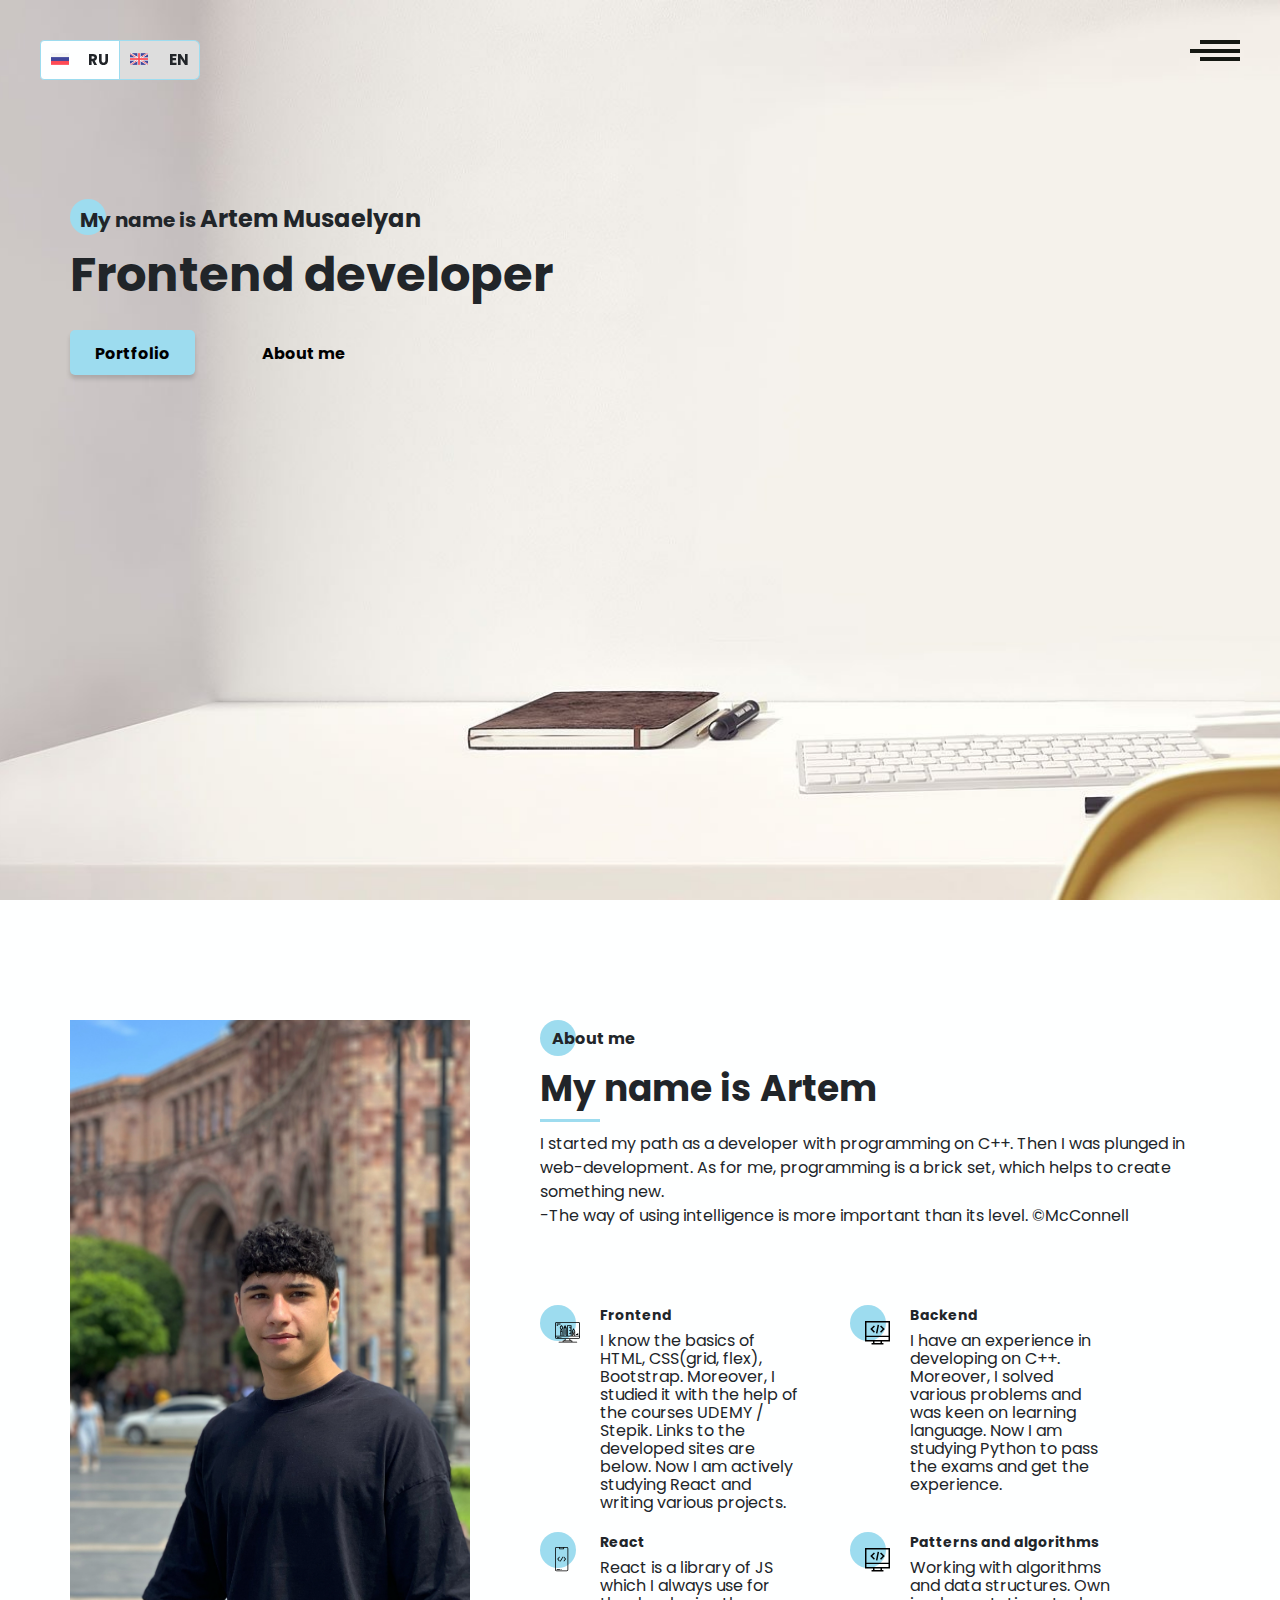
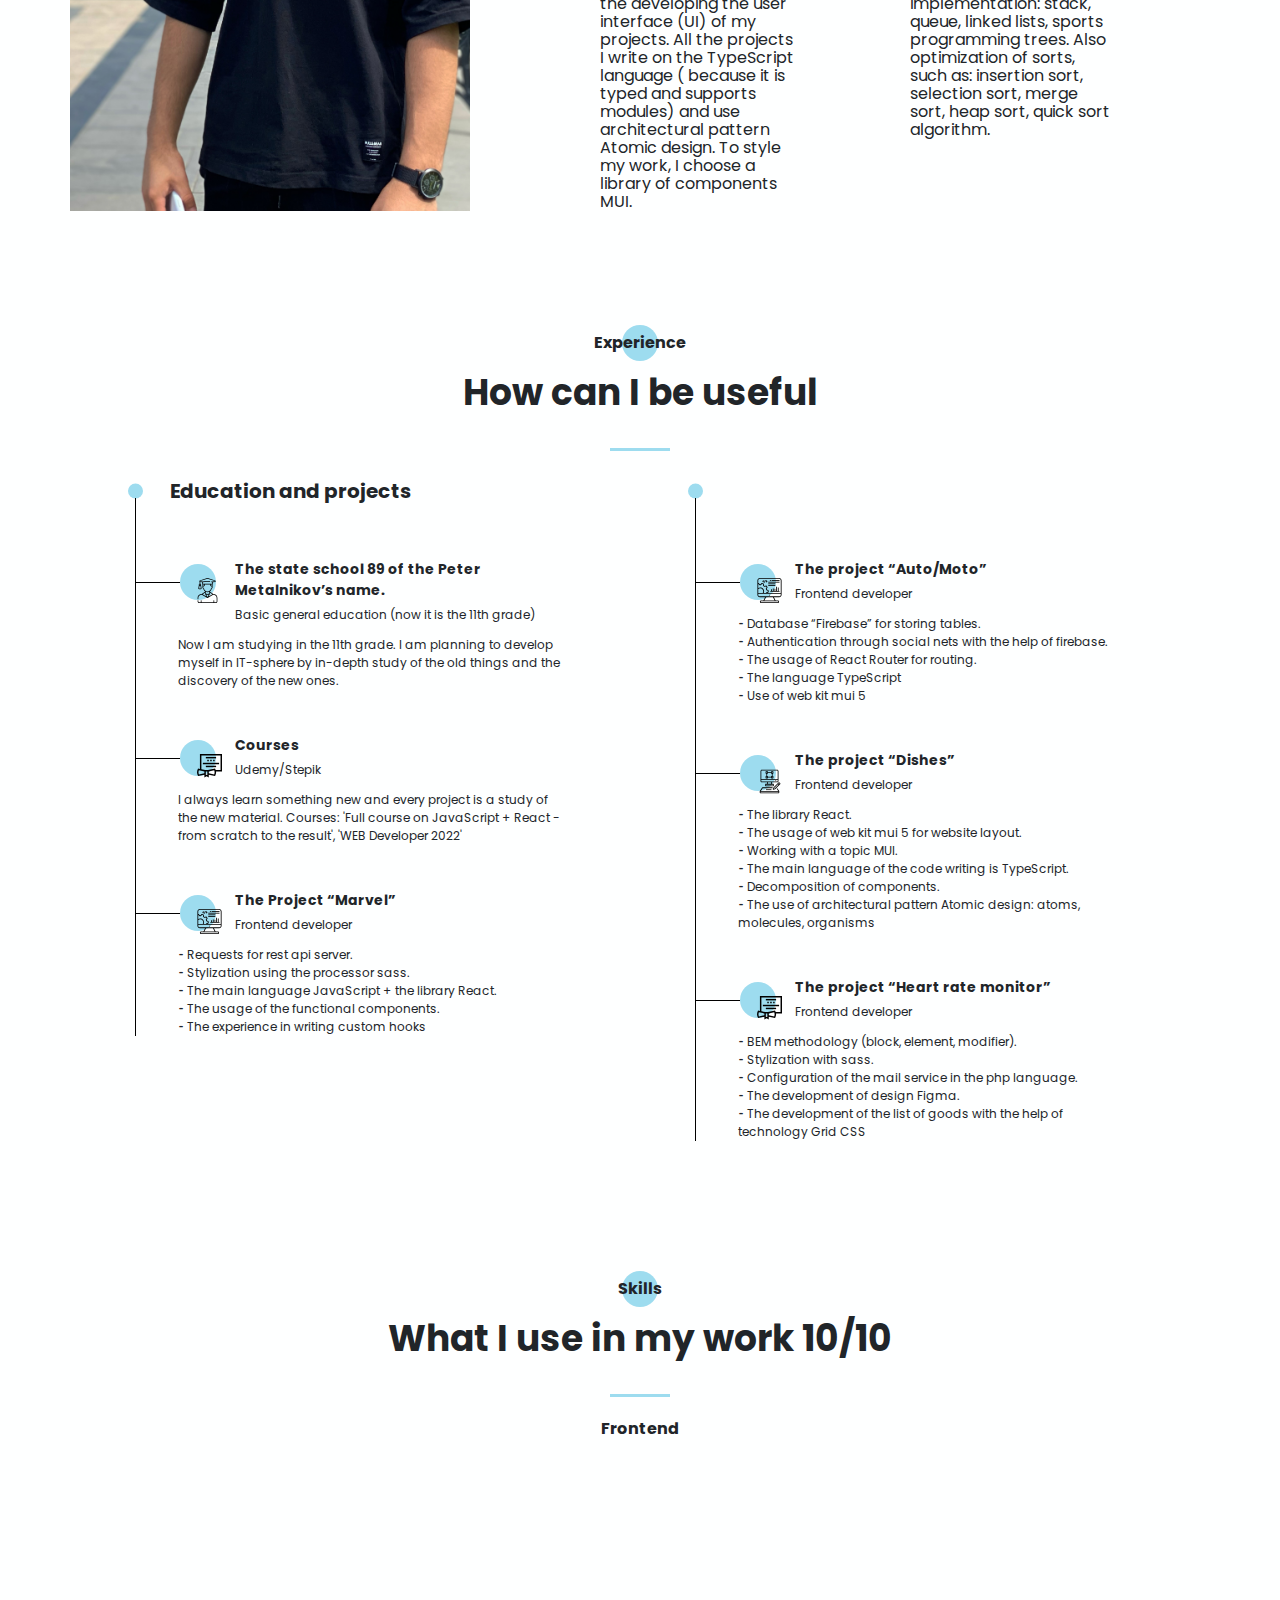
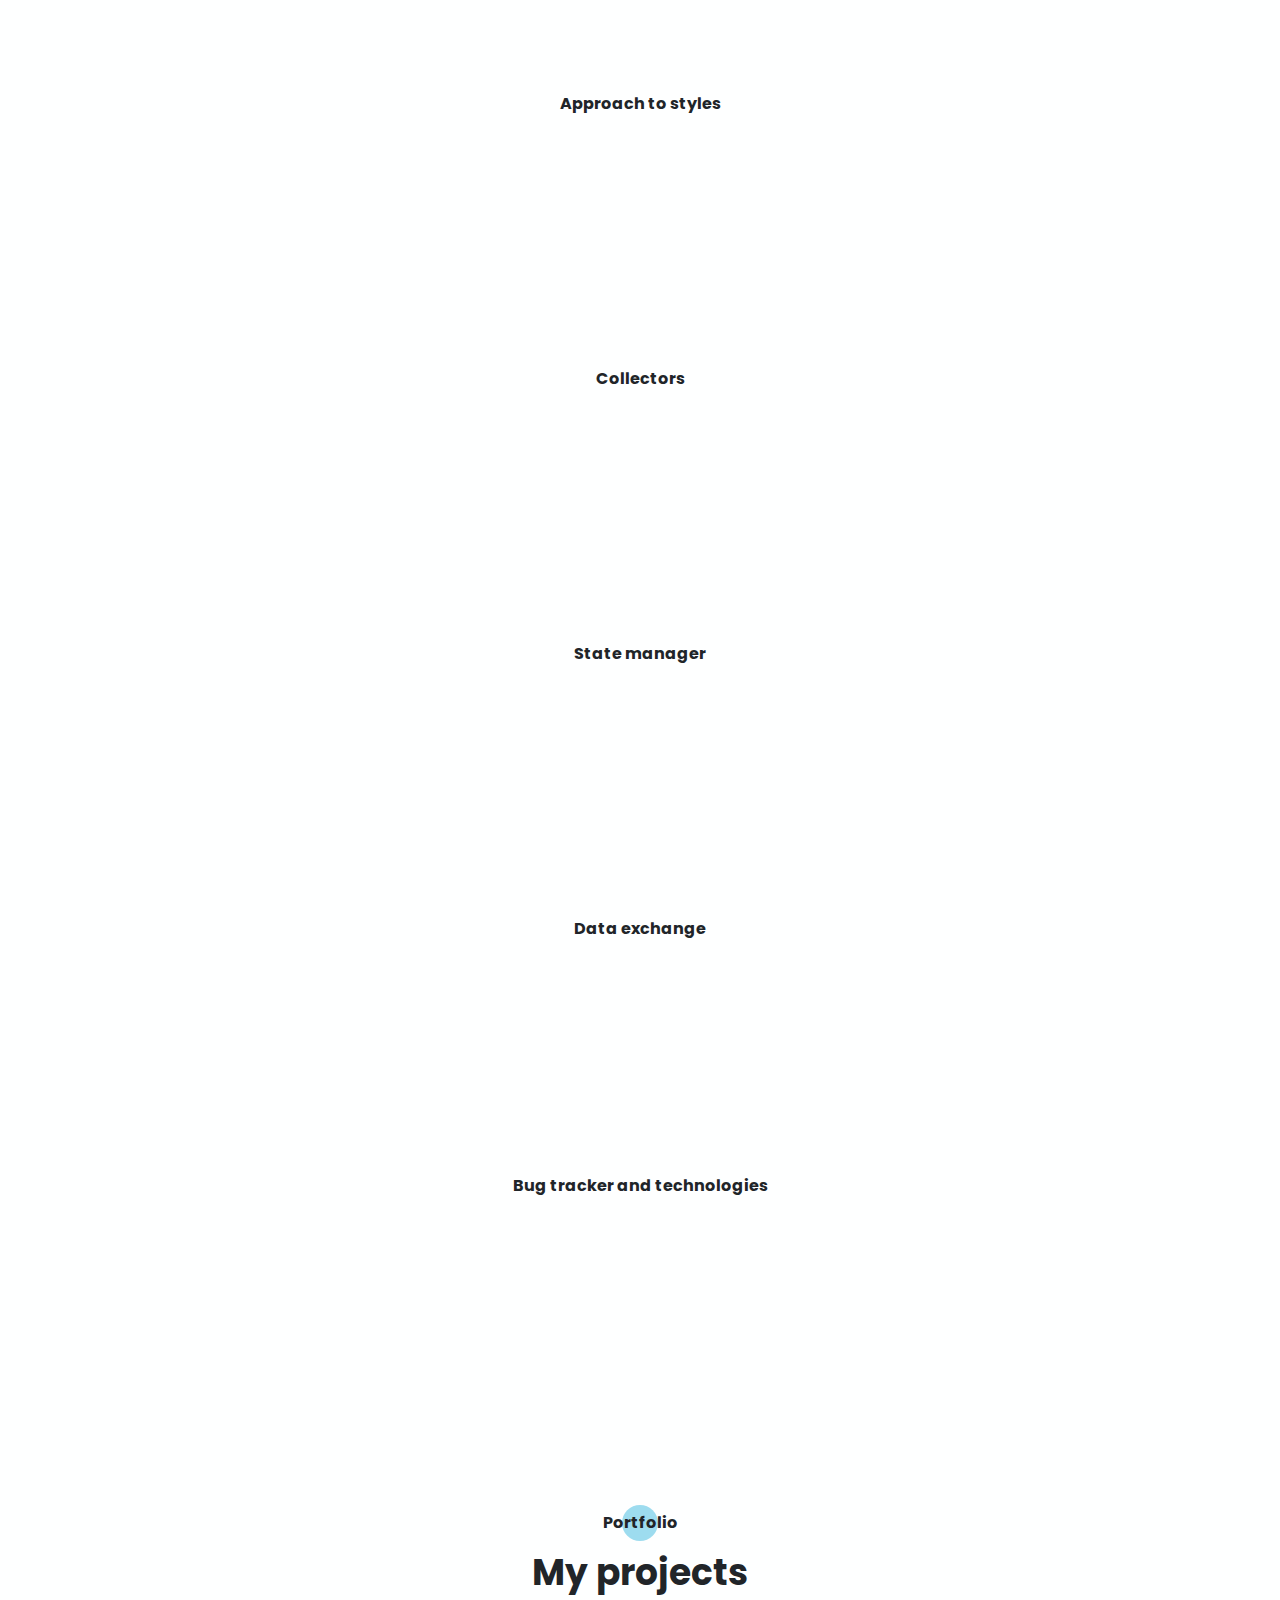
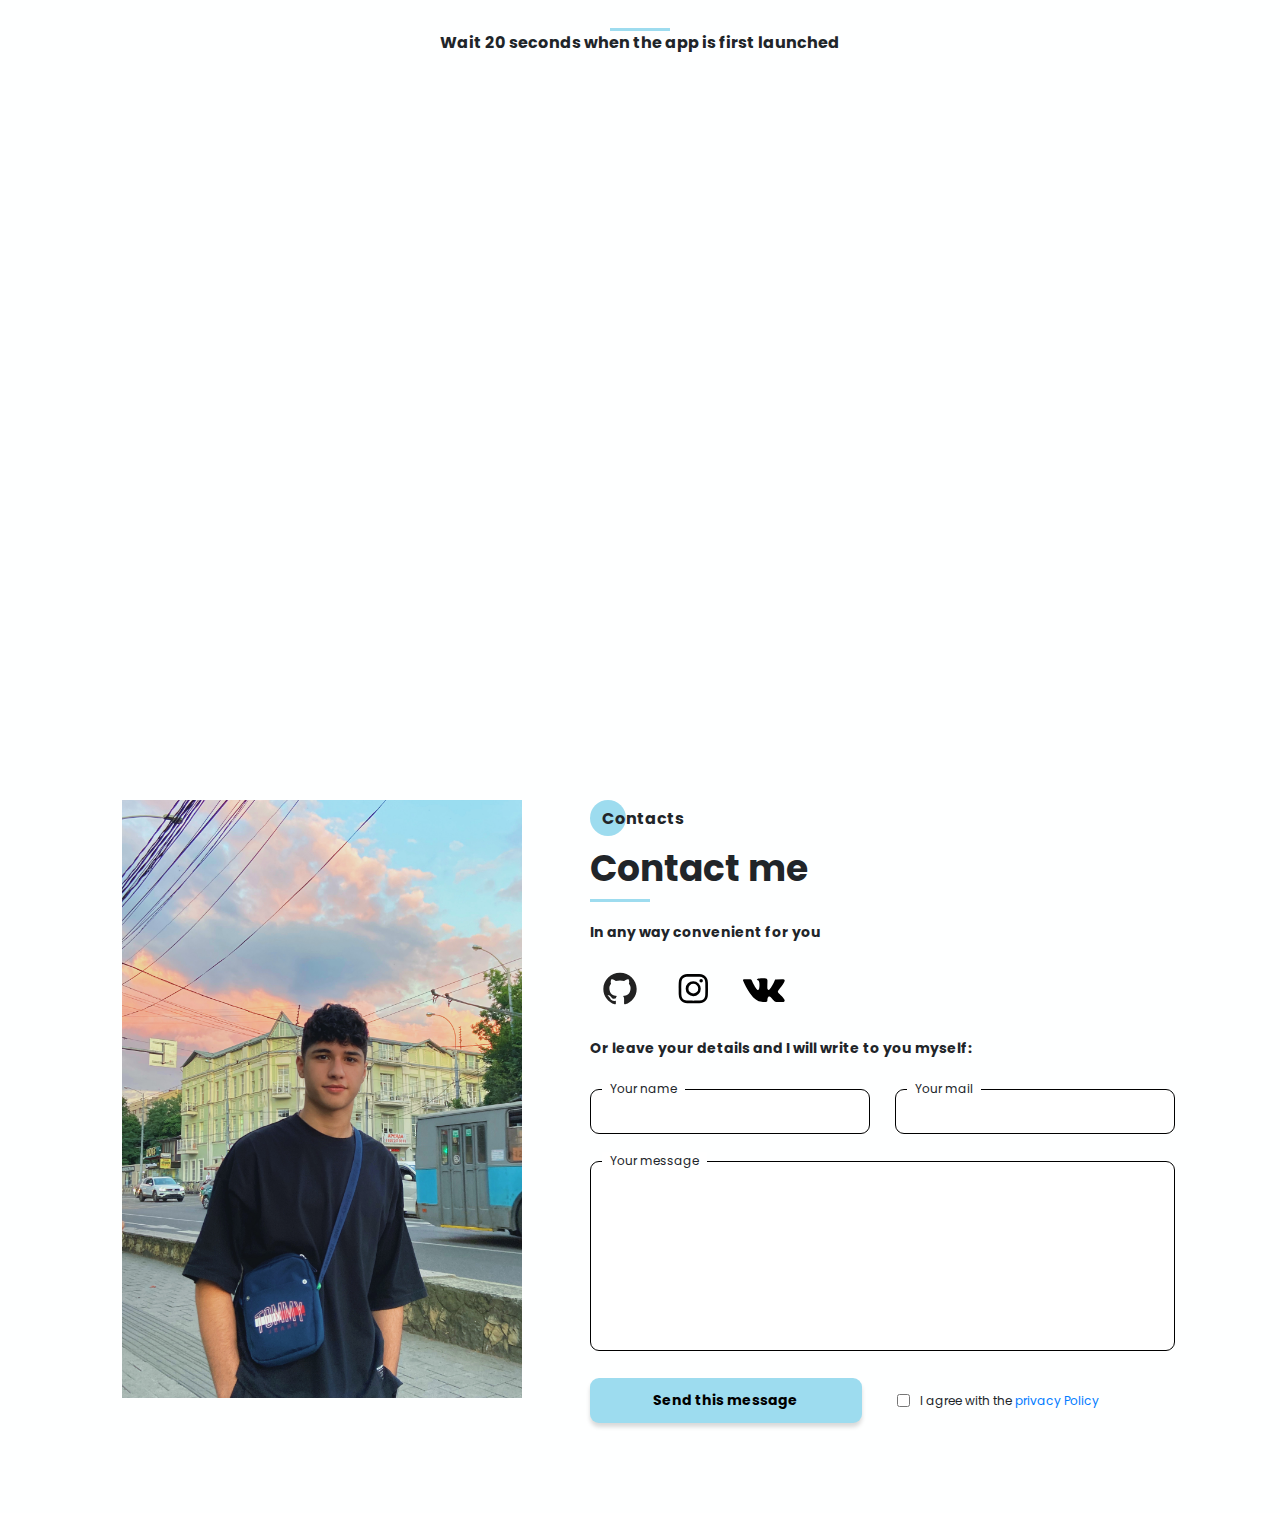
<file: index.html>
<!DOCTYPE html><html lang="ru"><head><title id="title">Артем Мусаэлян - официальный сайт</title><meta http-equiv="Content-Type" content="text/html; charset=utf-8"><meta name="viewport" content="width=device-width,initial-scale=1"><meta http-equiv="X-UA-Compatible" content="ie=edge"><meta name="description" content="Here you can see my work and learn more about me"><meta name="keywords" content="Artem Musaelyan Valerievich, Artem Musaelyan, Musaelyan"><meta name="author" content="Artem Musaelyan"><meta name="publisher-email" content="high-school@bk.ru"><meta name="robots" content="index, follow"><!-- Open Graph / Facebook --><meta property="og:title" content="Artem Musaelyan - official site"><meta property="og:description" content="Here you can see my work and learn more about me"><meta property="og:site_name" content="Portfolio"><meta property="og:type" content="profile"><meta property="og:url" content="https://workmake.ru/"><meta property="og:image" content="https://workmake.ru/icons/favicon/apple-touch-icon.png"><!-- Twitter --><meta property="twitter:card" content="summary_large_image"><meta property="twitter:url" content="https://workmake.ru/"><meta property="twitter:title" content="Artem Musaelyan - official site"><meta property="twitter:description" content="Here you can see my work and learn more about me"><meta property="twitter:image" content="https://workmake.ru/icons/favicon/apple-touch-icon.png"><!-- Favicon  --><link rel="apple-touch-icon" sizes="180x180" href="https://workmake.ru/icons/favicon/apple-touch-icon.png"><link rel="icon" type="image/png" sizes="32x32" href="https://workmake.ru/icons/favicon/favicon-32x32.png"><link rel="icon" type="image/png" sizes="16x16" href="https://workmake.ru/icons/favicon/favicon-16x16.png"><link rel="mask-icon" href="https://workmake.ru/icons/favicon/safari-pinned-tab.svg" color="#5bbad5"><meta name="msapplication-TileColor" content="#da532c"><meta name="theme-color" content="#ffffff"><link rel="stylesheet" href="css/animate.css"><link rel="stylesheet" href="css/style.min.css"></head><body><aside class="sidepanel animate__backInLeft wow" data-wow-duration="1s" data-wow-delay="0.2s"><a href="https://instagram.com/_master_jitsu?igshid=Zjc2ZTc4Nzk=" class="sidepanel__link animate__heartBeat wow" data-wow-duration="0.5s" data-wow-delay="1.2s"><svg xmlns="http://www.w3.org/2000/svg" width="30" height="30" fill="none" viewBox="-4 -8 25 25"><path style="stroke:none;fill-rule:nonzero;fill-opacity:1;" d="M8 0C5.829 0 5.556.01 4.703.048 3.85.088 3.269.222 2.76.42a3.917 3.917 0 0 0-1.417.923A3.927 3.927 0 0 0 .42 2.76C.222 3.268.087 3.85.048 4.7.01 5.555 0 5.827 0 8.001c0 2.172.01 2.444.048 3.297.04.852.174 1.433.372 1.942.205.526.478.972.923 1.417.444.445.89.719 1.416.923.51.198 1.09.333 1.942.372C5.555 15.99 5.827 16 8 16s2.444-.01 3.298-.048c.851-.04 1.434-.174 1.943-.372a3.916 3.916 0 0 0 1.416-.923c.445-.445.718-.891.923-1.417.197-.509.332-1.09.372-1.942C15.99 10.445 16 10.173 16 8s-.01-2.445-.048-3.299c-.04-.851-.175-1.433-.372-1.941a3.926 3.926 0 0 0-.923-1.417A3.911 3.911 0 0 0 13.24.42c-.51-.198-1.092-.333-1.943-.372C10.443.01 10.172 0 7.998 0h.003zm-.717 1.442h.718c2.136 0 2.389.007 3.232.046.78.035 1.204.166 1.486.275.373.145.64.319.92.599.28.28.453.546.598.92.11.281.24.705.275 1.485.039.843.047 1.096.047 3.231s-.008 2.389-.047 3.232c-.035.78-.166 1.203-.275 1.485a2.47 2.47 0 0 1-.599.919c-.28.28-.546.453-.92.598-.28.11-.704.24-1.485.276-.843.038-1.096.047-3.232.047s-2.39-.009-3.233-.047c-.78-.036-1.203-.166-1.485-.276a2.478 2.478 0 0 1-.92-.598 2.48 2.48 0 0 1-.6-.92c-.109-.281-.24-.705-.275-1.485-.038-.843-.046-1.096-.046-3.233 0-2.136.008-2.388.046-3.231.036-.78.166-1.204.276-1.486.145-.373.319-.64.599-.92.28-.28.546-.453.92-.598.282-.11.705-.24 1.485-.276.738-.034 1.024-.044 2.515-.045v.002zm4.988 1.328a.96.96 0 1 0 0 1.92.96.96 0 0 0 0-1.92zm-4.27 1.122a4.109 4.109 0 1 0 0 8.217 4.109 4.109 0 0 0 0-8.217zm0 1.441a2.667 2.667 0 1 1 0 5.334 2.667 2.667 0 0 1 0-5.334z" fill="#000000"></path></svg> </a><a href="https://vk.com/t.musaelyan" class="sidepanel__link animate__heartBeat wow" data-wow-duration="0.5s" data-wow-delay="1.2s"><svg width="25" height="25" xmlns="http://www.w3.org/2000/svg"><g><title>background</title><rect fill="none" id="canvas_background" height="402" width="582" y="-1" x="-1"/></g><g><title>Layer 1</title><g transform="rotate(-90 12.507786750793459,12.508769989013672) " id="surface1"><path id="svg_1" fill-rule="nonzero" fill="rgb(0%,0%,0%)" d="m24.88281,18.26172c-0.03125,-0.06641 -0.05859,-0.12109 -0.08203,-0.16406c-0.4375,-0.78125 -1.26562,-1.73828 -2.48828,-2.87891l-0.02734,-0.02344l-0.01172,-0.01562l-0.01563,-0.01172l-0.01172,0c-0.55468,-0.53125 -0.90625,-0.88672 -1.05468,-1.06641c-0.26953,-0.34765 -0.33203,-0.69922 -0.1836,-1.05859c0.10547,-0.26563 0.4961,-0.83594 1.17188,-1.70313c0.35547,-0.46093 0.64062,-0.83203 0.84765,-1.10937c1.50391,-1.99609 2.15235,-3.27344 1.95313,-3.82813l-0.07813,-0.1289c-0.05078,-0.07813 -0.18359,-0.15235 -0.40234,-0.21485c-0.21875,-0.0664 -0.49609,-0.07812 -0.83203,-0.03515l-3.75391,0.02734c-0.05859,-0.01953 -0.14843,-0.01953 -0.25781,0.00781c-0.11328,0.02344 -0.17187,0.03907 -0.17187,0.03907l-0.06641,0.03125l-0.05078,0.03906c-0.04297,0.02734 -0.08985,0.07031 -0.14063,0.13672c-0.05468,0.0664 -0.09765,0.14062 -0.13281,0.22656c-0.40625,1.05078 -0.87109,2.03125 -1.39453,2.93359c-0.32031,0.53907 -0.61328,1.00391 -0.88281,1.39844c-0.26953,0.39453 -0.4961,0.6875 -0.67969,0.875c-0.17969,0.1836 -0.34766,0.33594 -0.49219,0.44922c-0.14844,0.10938 -0.26172,0.16016 -0.33984,0.14063c-0.07813,-0.01563 -0.15235,-0.03516 -0.22266,-0.05079c-0.12109,-0.07812 -0.21875,-0.18359 -0.29297,-0.32031c-0.07422,-0.13281 -0.12109,-0.30469 -0.14843,-0.50781c-0.02735,-0.20313 -0.04297,-0.37891 -0.04688,-0.52734c-0.00391,-0.14844 0,-0.35547 0.00781,-0.625c0.00782,-0.26954 0.01172,-0.45313 0.01172,-0.54688c0,-0.32812 0.00781,-0.6875 0.01953,-1.07422c0.01563,-0.38672 0.02344,-0.6914 0.03516,-0.91797c0.00781,-0.22656 0.01172,-0.46484 0.01172,-0.71875c0,-0.25 -0.01563,-0.44922 -0.04688,-0.58984c-0.03125,-0.14453 -0.07422,-0.28125 -0.13672,-0.41797c-0.05859,-0.13281 -0.14843,-0.23828 -0.26562,-0.3125c-0.11719,-0.07422 -0.26172,-0.13281 -0.4375,-0.17578c-0.46094,-0.10547 -1.04688,-0.16016 -1.75781,-0.16797c-1.61328,-0.01953 -2.65235,0.08594 -3.11328,0.3125c-0.1836,0.09375 -0.34766,0.22266 -0.4961,0.39063c-0.15625,0.1914 -0.17578,0.29296 -0.0625,0.3125c0.51953,0.07812 0.89063,0.26171 1.10547,0.55859l0.07813,0.15625c0.0625,0.11328 0.12109,0.3125 0.18359,0.59766c0.05859,0.28906 0.09766,0.60546 0.11719,0.95312c0.04297,0.63281 0.04297,1.17578 0,1.62891c-0.04297,0.44922 -0.08594,0.80078 -0.125,1.05468c-0.03907,0.25 -0.09766,0.45313 -0.17578,0.60938c-0.07813,0.15625 -0.12891,0.25391 -0.15625,0.28906c-0.02735,0.03516 -0.04688,0.05469 -0.06641,0.0625c-0.10938,0.04688 -0.22656,0.06641 -0.35156,0.06641c-0.1211,0 -0.26953,-0.0586 -0.44141,-0.1836c-0.17187,-0.12109 -0.35547,-0.28515 -0.53906,-0.5c-0.1875,-0.21093 -0.39844,-0.51171 -0.63281,-0.89062c-0.23438,-0.38281 -0.47657,-0.83594 -0.73047,-1.35547l-0.20703,-0.37891c-0.12891,-0.24218 -0.3086,-0.59765 -0.53516,-1.0625c-0.22656,-0.46093 -0.42578,-0.91406 -0.59766,-1.34765c-0.07031,-0.17969 -0.17578,-0.32031 -0.3125,-0.41406l-0.0664,-0.03907c-0.04297,-0.03515 -0.11328,-0.07422 -0.20703,-0.11328c-0.09766,-0.03906 -0.19532,-0.0664 -0.30079,-0.08203l-3.57031,0.02344c-0.36328,0 -0.60937,0.08203 -0.74219,0.25l-0.05078,0.07812c-0.02734,0.04297 -0.03906,0.11328 -0.03906,0.20703c0,0.09375 0.02734,0.21094 0.07813,0.35157c0.51953,1.22265 1.08593,2.40625 1.69921,3.54297c0.61329,1.13671 1.14454,2.05468 1.59766,2.74609c0.44922,0.69531 0.91016,1.35156 1.37891,1.96875c0.46875,0.61719 0.78125,1.01172 0.92968,1.18359c0.15235,0.17578 0.27344,0.30469 0.35938,0.39063l0.32812,0.3125c0.20704,0.21094 0.51172,0.46094 0.91797,0.75c0.40235,0.29297 0.84766,0.57812 1.33985,0.85937c0.49218,0.28125 1.0625,0.51172 1.71484,0.69141c0.64844,0.17969 1.28516,0.25 1.89844,0.21484l1.5,0c0.30469,-0.02734 0.53125,-0.12109 0.6914,-0.28515l0.05079,-0.06641c0.03515,-0.05078 0.0664,-0.13281 0.09765,-0.24219c0.03125,-0.10547 0.04297,-0.22656 0.04297,-0.35547c-0.00781,-0.375 0.01953,-0.71093 0.08594,-1.01171c0.0664,-0.29688 0.14062,-0.52344 0.22265,-0.67579c0.08204,-0.15234 0.17579,-0.28125 0.28125,-0.38281c0.10157,-0.10547 0.17579,-0.16797 0.21875,-0.1914c0.04297,-0.01954 0.07813,-0.03516 0.10547,-0.04297c0.20703,-0.07032 0.45313,-0.00391 0.73438,0.19922c0.28515,0.20312 0.54687,0.45703 0.79687,0.75781c0.2461,0.29687 0.54297,0.63281 0.89063,1.00781c0.34765,0.375 0.65234,0.65234 0.91406,0.83203l0.25781,0.15625c0.17578,0.10547 0.40235,0.20313 0.67969,0.28906c0.27734,0.08594 0.51953,0.10938 0.72656,0.0625l3.33594,-0.05078c0.32813,0 0.58594,-0.05468 0.76953,-0.16406c0.17969,-0.10547 0.28906,-0.22656 0.32422,-0.35547c0.03516,-0.13281 0.03516,-0.27734 0.00781,-0.44531c-0.03125,-0.16406 -0.0625,-0.27734 -0.09375,-0.34375zm0,0"/></g></g></svg> </a><a href="https://github.com/artem-boom23" class="sidepanel__link animate__heartBeat wow" data-wow-duration="0.5s" data-wow-delay="1.2s"><svg width="25" height="25" viewBox="0 0 25 25" fill="none" xmlns="http://www.w3.org/2000/svg"><path d="M-4.37114e-07 9.99951C-1.95608e-07 15.5245 4.36167 19.9995 9.74107 19.9995C14.0457 19.9995 17.6962 17.1345 18.9832 13.162C19.0749 12.662 18.7734 12.4787 18.5148 12.4787C18.2835 12.4787 17.6706 12.487 16.8585 12.4912C17.4459 15.2728 15.5517 15.8595 15.5517 15.8595C14.4274 16.3145 14.1267 16.972 14.1267 16.972C13.5228 17.8778 13.5352 16.902 13.5352 16.902C13.603 15.8978 14.5389 15.3703 14.5389 15.3703C16.0283 14.4787 15.5979 13.0295 15.3493 12.4578C14.719 12.3678 14.2903 12.1103 14.0466 11.8245C13.8029 14.0453 12.9652 16.3795 9.23304 16.3795C8.16988 16.3795 7.30085 15.992 6.61933 15.3503C6.37316 15.4628 5.3827 15.8003 4.04116 15.2628C4.04116 15.2628 3.78012 14.4253 5.03988 12.5128C4.82345 11.7128 4.71606 10.8628 4.7111 10.0128C4.71606 9.16284 4.82345 8.31285 5.03988 7.51284C3.78012 5.61285 4.04116 4.77535 4.04116 4.77535C5.3827 4.23785 6.37316 4.57534 6.61933 4.67535C7.30085 4.03785 8.16988 3.65035 9.23304 3.65035C12.9752 3.65035 13.7987 5.98784 14.0383 8.21284C14.3307 7.86284 14.928 7.53784 15.8408 7.53784C17.1444 7.53784 18.1918 7.55034 18.5082 7.55034C18.7635 7.55034 19.0683 7.37534 18.9708 6.86284C17.692 2.86201 14.0391 -0.000488895 9.74107 -0.000488707C4.36167 -0.000488472 -6.7851e-07 4.47701 -4.37114e-07 9.99951Z" fill="#212121"/></svg></a><div class="sidepanel__divider"></div><div class="sidepanel__text"><span>Social networks</span></div></aside><aside class="language"><div class="language__container--left language__container--fr"><input class="language__control" type="radio" id="language1-1" name="language-switch1"> <label class="language__label" for="language1-1">RU<span class="hidden"></span></label></div><div class="language__container--right language__container--en"><input class="language__control" type="radio" id="language1-2" name="language-switch1"> <label class="language__label" for="language1-2">EN<span class="hidden"></span></label></div></aside><div class="menu"><div class="menu__block"><div class="menu__close"><svg width="29" height="30" viewBox="0 0 29 30" fill="none" xmlns="http://www.w3.org/2000/svg"><path d="M17.1568 14.5231L28.4489 3.23075C29.1837 2.49623 29.1837 1.30861 28.4489 0.574085C27.7144 -0.160437 26.5267 -0.160437 25.7922 0.574085L14.4998 11.8665L3.20781 0.574085C2.47295 -0.160437 1.28567 -0.160437 0.551149 0.574085C-0.183716 1.30861 -0.183716 2.49623 0.551149 3.23075L11.8432 14.5231L0.551149 25.8155C-0.183716 26.55 -0.183716 27.7376 0.551149 28.4721C0.917206 28.8385 1.39852 29.0226 1.87948 29.0226C2.36045 29.0226 2.84141 28.8385 3.20781 28.4721L14.4998 17.1798L25.7922 28.4721C26.1586 28.8385 26.6396 29.0226 27.1205 29.0226C27.6015 29.0226 28.0825 28.8385 28.4489 28.4721C29.1837 27.7376 29.1837 26.55 28.4489 25.8155L17.1568 14.5231Z" fill="black"/></svg></div><nav><div class="menu_close"><ul class="menu__list"><li class="menu__link"><a id="menu_about_me" href="#about">про меня</a></li><li class="menu__link"><a id="menu_my_experience" href="#experience">мой опыт</a></li><li class="menu__link"><a id="menu_my_skills" href="#skills">мои навыки</a></li><li class="menu__link"><a id="menu_my_works" href="#works">мои работы</a></li><li class="menu__link"><a id="menu_contacts" href="#contacts">контакты</a></li></ul></div></nav><div class="menu__social"><a href="https://github.com/artem-boom23" class="menu__icon"><svg width="25" height="25" viewBox="0 0 25 25" fill="none" xmlns="http://www.w3.org/2000/svg"><path d="M10 0C4.475 0 0 4.36167 0 9.74107C0 14.0457 2.865 17.6962 6.8375 18.9832C7.3375 19.0749 7.52083 18.7734 7.52083 18.5148C7.52083 18.2835 7.5125 17.6706 7.50833 16.8585C4.72667 17.4459 4.14 15.5517 4.14 15.5517C3.685 14.4274 3.0275 14.1267 3.0275 14.1267C2.12167 13.5228 3.0975 13.5352 3.0975 13.5352C4.10167 13.603 4.62917 14.5389 4.62917 14.5389C5.52083 16.0283 6.97 15.5979 7.54167 15.3493C7.63167 14.719 7.88917 14.2903 8.175 14.0466C5.95417 13.8029 3.62 12.9652 3.62 9.23304C3.62 8.16988 4.0075 7.30085 4.64917 6.61934C4.53667 6.37317 4.19917 5.3827 4.73667 4.04116C4.73667 4.04116 5.57417 3.78012 7.48667 5.03988C8.28667 4.82345 9.13667 4.71606 9.98667 4.7111C10.8367 4.71606 11.6867 4.82345 12.4867 5.03988C14.3867 3.78012 15.2242 4.04116 15.2242 4.04116C15.7617 5.3827 15.4242 6.37317 15.3242 6.61934C15.9617 7.30085 16.3492 8.16988 16.3492 9.23304C16.3492 12.9752 14.0117 13.7987 11.7867 14.0383C12.1367 14.3307 12.4617 14.928 12.4617 15.8408C12.4617 17.1444 12.4492 18.1918 12.4492 18.5082C12.4492 18.7635 12.6242 19.0683 13.1367 18.9708C17.1375 17.692 20 14.0391 20 9.74107C20 4.36167 15.5225 0 10 0Z" fill="#212121"/></svg> </a><a href="https://vk.com/t.musaelyan" class="menu__icon"><svg xmlns="http://www.w3.org/2000/svg" width="25" height="25" viewBox="0 0 25 25" version="1.1"><g id="surface1"><path style="stroke:none;fill-rule:nonzero;fill:rgb(0%,0%,0%);fill-opacity:1;" d="M 24.882812 18.261719 C 24.851562 18.195312 24.824219 18.140625 24.800781 18.097656 C 24.363281 17.316406 23.535156 16.359375 22.3125 15.21875 L 22.285156 15.195312 L 22.273438 15.179688 L 22.257812 15.167969 L 22.246094 15.167969 C 21.691406 14.636719 21.339844 14.28125 21.191406 14.101562 C 20.921875 13.753906 20.859375 13.402344 21.007812 13.042969 C 21.113281 12.777344 21.503906 12.207031 22.179688 11.339844 C 22.535156 10.878906 22.820312 10.507812 23.027344 10.230469 C 24.53125 8.234375 25.179688 6.957031 24.980469 6.402344 L 24.902344 6.273438 C 24.851562 6.195312 24.71875 6.121094 24.5 6.058594 C 24.28125 5.992188 24.003906 5.980469 23.667969 6.023438 L 19.914062 6.050781 C 19.855469 6.03125 19.765625 6.03125 19.65625 6.058594 C 19.542969 6.082031 19.484375 6.097656 19.484375 6.097656 L 19.417969 6.128906 L 19.367188 6.167969 C 19.324219 6.195312 19.277344 6.238281 19.226562 6.304688 C 19.171875 6.371094 19.128906 6.445312 19.09375 6.53125 C 18.6875 7.582031 18.222656 8.5625 17.699219 9.464844 C 17.378906 10.003906 17.085938 10.46875 16.816406 10.863281 C 16.546875 11.257812 16.320312 11.550781 16.136719 11.738281 C 15.957031 11.921875 15.789062 12.074219 15.644531 12.1875 C 15.496094 12.296875 15.382812 12.347656 15.304688 12.328125 C 15.226562 12.3125 15.152344 12.292969 15.082031 12.277344 C 14.960938 12.199219 14.863281 12.09375 14.789062 11.957031 C 14.714844 11.824219 14.667969 11.652344 14.640625 11.449219 C 14.613281 11.246094 14.597656 11.070312 14.59375 10.921875 C 14.589844 10.773438 14.59375 10.566406 14.601562 10.296875 C 14.609375 10.027344 14.613281 9.84375 14.613281 9.75 C 14.613281 9.421875 14.621094 9.0625 14.632812 8.675781 C 14.648438 8.289062 14.65625 7.984375 14.667969 7.757812 C 14.675781 7.53125 14.679688 7.292969 14.679688 7.039062 C 14.679688 6.789062 14.664062 6.589844 14.632812 6.449219 C 14.601562 6.304688 14.558594 6.167969 14.496094 6.03125 C 14.4375 5.898438 14.347656 5.792969 14.230469 5.71875 C 14.113281 5.644531 13.96875 5.585938 13.792969 5.542969 C 13.332031 5.4375 12.746094 5.382812 12.035156 5.375 C 10.421875 5.355469 9.382812 5.460938 8.921875 5.6875 C 8.738281 5.78125 8.574219 5.910156 8.425781 6.078125 C 8.269531 6.269531 8.25 6.371094 8.363281 6.390625 C 8.882812 6.46875 9.253906 6.652344 9.46875 6.949219 L 9.546875 7.105469 C 9.609375 7.21875 9.667969 7.417969 9.730469 7.703125 C 9.789062 7.992188 9.828125 8.308594 9.847656 8.65625 C 9.890625 9.289062 9.890625 9.832031 9.847656 10.285156 C 9.804688 10.734375 9.761719 11.085938 9.722656 11.339844 C 9.683594 11.589844 9.625 11.792969 9.546875 11.949219 C 9.46875 12.105469 9.417969 12.203125 9.390625 12.238281 C 9.363281 12.273438 9.34375 12.292969 9.324219 12.300781 C 9.214844 12.347656 9.097656 12.367188 8.972656 12.367188 C 8.851562 12.367188 8.703125 12.308594 8.53125 12.183594 C 8.359375 12.0625 8.175781 11.898438 7.992188 11.683594 C 7.804688 11.472656 7.59375 11.171875 7.359375 10.792969 C 7.125 10.410156 6.882812 9.957031 6.628906 9.4375 L 6.421875 9.058594 C 6.292969 8.816406 6.113281 8.460938 5.886719 7.996094 C 5.660156 7.535156 5.460938 7.082031 5.289062 6.648438 C 5.21875 6.46875 5.113281 6.328125 4.976562 6.234375 L 4.910156 6.195312 C 4.867188 6.160156 4.796875 6.121094 4.703125 6.082031 C 4.605469 6.042969 4.507812 6.015625 4.402344 6 L 0.832031 6.023438 C 0.46875 6.023438 0.222656 6.105469 0.0898438 6.273438 L 0.0390625 6.351562 C 0.0117188 6.394531 0 6.464844 0 6.558594 C 0 6.652344 0.0273438 6.769531 0.078125 6.910156 C 0.597656 8.132812 1.164062 9.316406 1.777344 10.453125 C 2.390625 11.589844 2.921875 12.507812 3.375 13.199219 C 3.824219 13.894531 4.285156 14.550781 4.753906 15.167969 C 5.222656 15.785156 5.535156 16.179688 5.683594 16.351562 C 5.835938 16.527344 5.957031 16.65625 6.042969 16.742188 L 6.371094 17.054688 C 6.578125 17.265625 6.882812 17.515625 7.289062 17.804688 C 7.691406 18.097656 8.136719 18.382812 8.628906 18.664062 C 9.121094 18.945312 9.691406 19.175781 10.34375 19.355469 C 10.992188 19.535156 11.628906 19.605469 12.242188 19.570312 L 13.742188 19.570312 C 14.046875 19.542969 14.273438 19.449219 14.433594 19.285156 L 14.484375 19.21875 C 14.519531 19.167969 14.550781 19.085938 14.582031 18.976562 C 14.613281 18.871094 14.625 18.75 14.625 18.621094 C 14.617188 18.246094 14.644531 17.910156 14.710938 17.609375 C 14.777344 17.3125 14.851562 17.085938 14.933594 16.933594 C 15.015625 16.78125 15.109375 16.652344 15.214844 16.550781 C 15.316406 16.445312 15.390625 16.382812 15.433594 16.359375 C 15.476562 16.339844 15.511719 16.324219 15.539062 16.316406 C 15.746094 16.246094 15.992188 16.3125 16.273438 16.515625 C 16.558594 16.71875 16.820312 16.972656 17.070312 17.273438 C 17.316406 17.570312 17.613281 17.90625 17.960938 18.28125 C 18.308594 18.65625 18.613281 18.933594 18.875 19.113281 L 19.132812 19.269531 C 19.308594 19.375 19.535156 19.472656 19.8125 19.558594 C 20.089844 19.644531 20.332031 19.667969 20.539062 19.621094 L 23.875 19.570312 C 24.203125 19.570312 24.460938 19.515625 24.644531 19.40625 C 24.824219 19.300781 24.933594 19.179688 24.96875 19.050781 C 25.003906 18.917969 25.003906 18.773438 24.976562 18.605469 C 24.945312 18.441406 24.914062 18.328125 24.882812 18.261719 Z M 24.882812 18.261719 "/></g></svg> </a><a href="https://instagram.com/_master_jitsu?igshid=Zjc2ZTc4Nzk=" class="menu__icon"><svg xmlns="http://www.w3.org/2000/svg" width="30" height="30" fill="none" viewBox="-1 -4 25 25"><path style="stroke:none;fill-rule:nonzero;fill-opacity:1;" d="M8 0C5.829 0 5.556.01 4.703.048 3.85.088 3.269.222 2.76.42a3.917 3.917 0 0 0-1.417.923A3.927 3.927 0 0 0 .42 2.76C.222 3.268.087 3.85.048 4.7.01 5.555 0 5.827 0 8.001c0 2.172.01 2.444.048 3.297.04.852.174 1.433.372 1.942.205.526.478.972.923 1.417.444.445.89.719 1.416.923.51.198 1.09.333 1.942.372C5.555 15.99 5.827 16 8 16s2.444-.01 3.298-.048c.851-.04 1.434-.174 1.943-.372a3.916 3.916 0 0 0 1.416-.923c.445-.445.718-.891.923-1.417.197-.509.332-1.09.372-1.942C15.99 10.445 16 10.173 16 8s-.01-2.445-.048-3.299c-.04-.851-.175-1.433-.372-1.941a3.926 3.926 0 0 0-.923-1.417A3.911 3.911 0 0 0 13.24.42c-.51-.198-1.092-.333-1.943-.372C10.443.01 10.172 0 7.998 0h.003zm-.717 1.442h.718c2.136 0 2.389.007 3.232.046.78.035 1.204.166 1.486.275.373.145.64.319.92.599.28.28.453.546.598.92.11.281.24.705.275 1.485.039.843.047 1.096.047 3.231s-.008 2.389-.047 3.232c-.035.78-.166 1.203-.275 1.485a2.47 2.47 0 0 1-.599.919c-.28.28-.546.453-.92.598-.28.11-.704.24-1.485.276-.843.038-1.096.047-3.232.047s-2.39-.009-3.233-.047c-.78-.036-1.203-.166-1.485-.276a2.478 2.478 0 0 1-.92-.598 2.48 2.48 0 0 1-.6-.92c-.109-.281-.24-.705-.275-1.485-.038-.843-.046-1.096-.046-3.233 0-2.136.008-2.388.046-3.231.036-.78.166-1.204.276-1.486.145-.373.319-.64.599-.92.28-.28.546-.453.92-.598.282-.11.705-.24 1.485-.276.738-.034 1.024-.044 2.515-.045v.002zm4.988 1.328a.96.96 0 1 0 0 1.92.96.96 0 0 0 0-1.92zm-4.27 1.122a4.109 4.109 0 1 0 0 8.217 4.109 4.109 0 0 0 0-8.217zm0 1.441a2.667 2.667 0 1 1 0 5.334 2.667 2.667 0 0 1 0-5.334z" fill="#000000"></path></svg></a></div></div><div class="menu__overlay"></div></div><section class="promo"><div class="hamburger animate__backInRight wow" data-wow-duration="2s" data-wow-delay="0.2s"><span class="animate__heartBeat wow" data-wow-duration="0.5s" data-wow-delay="1.4s"></span> <span class="long animate__heartBeat wow" data-wow-duration="0.5s" data-wow-delay="1.4s"></span> <span class="animate__heartBeat wow" data-wow-duration="0.5s" data-wow-delay="1.4s"></span></div><div class="container"><span id="promo_title" class="title title_fz20 promo__subtitle">Меня зовут</span> <span id="promo_title_name" class="title title_fz24 promo__name">Артем Мусаэлян</span><div class="title title_fz48 promo__title">Frontend developer</div><div class="promo__btns"><a id="promo_portfolio" href="#works" class="promo__link btn">Портфолио</a> <a id="promo_about_me" href="#about" class="promo__link btn_clear">Про меня</a></div></div></section><section class="about" id="about"><div class="container"><div class="about__wrapper"><div class="about__photo"><img src="img/HNAE3750.JPG" alt="photo"></div><div class="about__descr"><h2 id="about_about_me" class="title title_fz16 about__title">Про меня</h2><div id="about_about_name" class="title title_fz36 about__subtitle">Меня зовут Артем</div><div class="divider"></div><p id="about_text" class="about__text">Свой путь разработчика начал с программирования на C++. Вскоре был погружен в web-разработку. Для меня программирование - это конструктор, который помогает создавать что-то новое.<br>Способ использования интеллекта важнее, чем его уровень. © C. MacConnell</p></div><div class="about__skills"><div class="about__skills-item"><div class="about__skills-circle"><img src="icons/about_me/design.svg" alt="design"></div><div><div class="title title_fz14">Frontend</div><div id="frontend" class="about__skills-text">Знаю основы HTML, CSS (grid, flex), bootstrap. Изучал по курсу udemy "WEB-разработчик 2021". Ссылки на разработанные сайты находятся ниже. Сейчас активно изучаю React и пишу различные проекты.</div></div></div><div class="about__skills-item"><div class="about__skills-circle"><img src="icons/about_me/web_development.svg" alt="web-dev"></div><div><div class="title title_fz14">Backend</div><div id="backend" class="about__skills-text">Имею опыт разработки на С++, решал олимпиадные задачи и погружался в язык. Сейчас изучаю python для сдачи экзаменов и получения опыта</div></div></div><div class="about__skills-item"><div class="about__skills-circle"><img src="icons/about_me/mobile_dev.svg" alt="mobile-dev"></div><div><div class="title title_fz14">React</div><div id="react_react" class="about__skills-text">React – библиотека JS которую я постоянно использую для разработки пользовательского интерфейса(UI) своих проектов. Все проекты пишу на языке TypeScript(т.к он является типизированным и поддерживает модули) и применяю архитектурный паттерн Atomic Design. Для стилизации своих работ я выбираю библиотеку компонентов MUI</div></div></div><div class="about__skills-item"><div class="about__skills-circle"><img src="icons/about_me/web_development.svg" alt="design"></div><div><div id="about_patterns_algorithms" class="title title_fz14">Паттерны и алгоритмы</div><div id="patterns" class="about__skills-text">•	Работа с алгоритмами и структурами данных: стек, очередь, связанные списки, деревья.<br>•	Оптимизация сортировок, таких как: сортировка вставками, сортировка выбором, сортировка слиянием, пирамидальная сортировка, алгоритм быстрой сортировки.</div></div></div></div></div></div></section><section class="resume" id="experience"><div class="container"><h2 id="resume_title" class="title title_fz16 title__section-title">Опыт</h2><div id="resume_subtitle" class="title title_fz36 title__section-subtitle">Чем я буду полезен</div><div class="divider"></div><div class="resume__wrapper"><div class="resume__column"><h3 id="resume_educ_internship" class="title title_fz20 resume__column-title">Образование и проекты</h3><ul><li><div class="resume__item"><div class="resume__item-head"><div class="resume__item-icon"><img src="icons/experience/university.svg" alt="university"></div><h4 id="resume_title_uni" class="title title_fz14">МАОУ сош №89 имени Метальникова</h4><div id="resume_subtitle_uni" class="resume__item-location">Основное общее образование (сейчас 11 класс)</div></div><p id="resume_text_uni" class="resume__item-body"><span>Сейчас обучаюсь в 11 классе. Планирую и дальше продвигаться в сфере IT. Более углулено изучать старое и открывать новое.</span></p></div></li><li><div class="resume__item"><div class="resume__item-head"><div class="resume__item-icon"><img src="icons/experience/courses.svg" alt="courses"></div><h4 id="courses" class="title title_fz14">Курсы</h4><div id="resume_subtitle_internship" class="resume__item-location">Udemy / Stepik</div></div><p id="courses_text" class="resume__item-body">Постоянно изучаю что-то новое, каждый проект для меня это изучение нового материала. Курсы: "Полный курс по JavaScript + React - с нуля до результата", "WEB-разработчик 2021", "Angular - The Complete Guide (2021 Edition)".</p></div></li><li><div class="resume__item"><div class="resume__item-head"><div class="resume__item-icon"><img src="icons/experience/developer.svg" alt="developer"></div><h4 id="marvel" class="title title_fz14">Проект "Marvel"</h4><div id="" class="resume__item-location">Frontend developer</div></div><p id="marvel_text" class="resume__item-body">- Запросы на rest api server<br>- Стилизация при помощи препроцессора sass<br>- Основной язык JavaScript + библиотека React<br>- Использование функциональных компонентов<br>- Опыт написания кастомных хуков</p></div></li></ul></div><div class="resume__column"><h3 class="title title_fz20 resume__column-title">&nbsp;</h3><ul><li><div class="resume__item"><div class="resume__item-head"><div class="resume__item-icon"><img src="icons/experience/developer.svg" alt="developer"></div><h4 id="auto_moto" class="title title_fz14">Проект "Auto/Moto"</h4><div class="resume__item-location">Frontend developer</div></div><p id="auto_moto_text" class="resume__item-body">- База данных Firebase для хранения таблиц<br>- Аунтификация через социальные сети при помощи firebase<br>- Использование React Router для маршрутизации<br>- Язык TypeScript - Применение web kit mui 5</p></div></li><li><div class="resume__item"><div class="resume__item-head"><div class="resume__item-icon"><img src="icons/experience/designer.svg" alt="designer"></div><h4 id="dishes" class="title title_fz14">Проект "Dishes"</h4><div id="resume_subtitle_alba" class="resume__item-location">Frontend developer</div></div><p id="dishes_text" class="resume__item-body">- Библиотека React<br>- Использование web kit mui 5 для верстки<br>- Работа с темой MUI<br>- Основной язык написания кода - TypeScript<br>- Декомпозиция компонентов<br>- Применение архитектурного паттерна Atomic Design: атомы, молекулы, организмы</p></div></li><li><div class="resume__item"><div class="resume__item-head"><div class="resume__item-icon"><img src="icons/experience/courses.svg" alt="courses"></div><h4 id="heart_rate_monitor" class="title title_fz14">Проект "Heart rate monitor"</h4><div id="resume_subtitle_sphere" class="resume__item-location">Frontend developer</div></div><p id="heart_rate_monitor_text" class="resume__item-body">- Методология описания классов БЭМ (блок, элемент, модификатор)<br>- Стилизация sass<br>- Конфигурирование почтового сервиса на языке php<br>- Разработка макета Figma<br>- Разработка списка товаров при помощи технологии Grid CSS</p></div></li></ul></div></div></div></section><section class="skills skills_paddingTop" id="skills"><div class="container"><h2 id="skills_title" class="title title_fz16 title__section-title">Навыки</h2><div id="skills_subtitle" class="title title_fz36 title__section-subtitle">Что я использую в работе 10/10</div><div class="divider"></div></div></section><section class="skills" id="skills-back"><div class="container"><div class="title title_fz16 title__section-subtitle">Frontend</div><div class="skills__items"><div class="skills__item animate__animated animate__fadeIn wow" data-wow-duration="1s" data-wow-delay="0.4s"><div class="skills__item-img"><img src="icons/skills/react.svg" alt="React" class="skills_img"><h3 class="title title_fz14">React</h3><div class="chip chip_advanced"><span>5</span></div></div><p id="react_text">Разработка приложений для банковских конвейеров и других enterprise решений.</p></div><div class="skills__item animate__animated animate__fadeIn wow" data-wow-duration="1s" data-wow-delay="0.5s"><div class="skills__item-img"><img src="icons/skills/typescript.svg" alt="React" class="skills_img"><h3 class="title title_fz14">TypeScript</h3><div class="chip chip_advanced"><span>5</span></div></div><p id="ts_text">Понимание и использование типизации и дополнительных возможностей ООП.</p></div><div class="skills__item animate__animated animate__fadeIn wow" data-wow-duration="1s" data-wow-delay="0.5s"><div class="skills__item-img"><img src="icons/skills/js.svg" alt="React" class="skills_img"><h3 class="title title_fz14">JavaScript</h3><div class="chip chip_advanced"><span>5</span></div></div><p id="js_text">Знание базовых функций и возможностей языка.</p></div></div></div></section><section class="skills" id="skills-styles"><div class="container"><div id="approach_to_styles" class="title title_fz16 title__section-subtitle">Подход к стилям</div><div class="skills__items"><div class="skills__item animate__animated animate__fadeIn wow" data-wow-duration="1s" data-wow-delay="0.4s"><div class="skills__item-img"><img src="icons/skills/mui.svg" alt="MUI" class="skills_img"><h3 class="title title_fz14">MUI</h3><div class="chip chip_advanced"><span>6</span></div></div><p id="mui_text">Опыт написания кастомных компонентов с переопределенными классами.</p></div><div class="skills__item animate__animated animate__fadeIn wow" data-wow-duration="1s" data-wow-delay="0.5s"><div class="skills__item-img"><img src="icons/skills/styled.svg" alt="Styled" class="skills_img"><h3 class="title title_fz14">Stylization</h3><div class="chip chip_advanced"><span>7</span></div></div><p id="style_text">Использование разных подходов: sx, bootstrap, styled.component, flex и grid.</p></div><div class="skills__item animate__animated animate__fadeIn wow" data-wow-duration="1s" data-wow-delay="0.6s"><div class="skills__item-img"><img src="icons/skills/html5.svg" alt="React" class="skills_img"><h3 class="title title_fz14">HTML</h3><div class="chip chip_advanced"><span>7</span></div></div><p id="html_text">Опыт использования подхода БЭМ, знание основ верстки.</p></div><div class="skills__item animate__animated animate__fadeIn wow" data-wow-duration="1s" data-wow-delay="0.7s"><div class="skills__item-img"><img src="icons/skills/css3.svg" alt="React" class="skills_img"><h3 class="title title_fz14">CSS</h3><div class="chip chip_advanced"><span>7</span></div></div><p id="css_text">Опыт работы в разных подходах: SASS, CSS, LESS и SCSS.</p></div></div></div></section><section class="skills" id="skills-collectors"><div class="container"><div id="collectors" class="title title_fz16 title__section-subtitle">Сборщики</div><div class="skills__items"><div class="skills__item animate__animated animate__fadeIn wow" data-wow-duration="1s" data-wow-delay="0.5s"><div class="skills__item-img"><img src="icons/skills/gulp.svg" alt="next.js" class="skills_img"><h3 class="title title_fz14">Gulp</h3><div class="chip chip_intermediate"><span>6</span></div></div><p id="gulp_text">Конфигурация задач Gulp для работы с проектами чистого js/html/css для сборки модуля запуска.</p></div><div class="skills__item animate__animated animate__fadeIn wow" data-wow-duration="1s" data-wow-delay="0.5s"><div class="skills__item-img"><img src="icons/skills/react.svg" alt="next.js" class="skills_img"><h3 class="title title_fz14">Create React App</h3><div class="chip chip_intermediate"><span>6</span></div></div><p id="cra_text">Опыт разработки проектов при помощи сборщика Create React App</p></div></div></div></section><section class="skills" id="skills-state-connect-client-server"><div class="container"><div id="state_manager" class="title title_fz16 title__section-subtitle">State менеджер</div><div class="skills__items"><div class="skills__item animate__animated animate__fadeIn wow" data-wow-duration="1s" data-wow-delay="0.4s"><div class="skills__item-img"><img src="icons/skills/redux.svg" alt="React" class="skills_img"><h3 class="title title_fz14">Redux Tool Kit</h3><div class="chip chip_intermediate"><span>4</span></div></div><p id="redux_text">Опыт RTK для работы с глобальным состоянием и асинхронными запросами.</p></div><div class="skills__item animate__animated animate__fadeIn wow" data-wow-duration="1s" data-wow-delay="0.5s"><div class="skills__item-img"><img src="icons/skills/react.svg" alt="React" class="skills_img"><h3 class="title title_fz14">Native Instruments</h3><div class="chip chip_advanced"><span>4</span></div></div><p id="native_text">Опыт использования useContext для небольших проектов.</p></div></div></div></section><section class="skills" id="skills-bug-connect"><div class="container"><div id="data_exchange" class="title title_fz16 title__section-subtitle">Обмен данными</div><div class="skills__items"><div class="skills__item animate__animated animate__fadeIn wow" data-wow-duration="1s" data-wow-delay="0.4s"><div class="skills__item-img"><img src="icons/skills/api.svg" alt="API" class="skills_img"><h3 class="title title_fz14">Rest Api</h3><div class="chip chip_advanced"><span>5</span></div></div><p id="api_text">Опыт работы с запросами axios и fetch.</p></div></div></div></section><section class="skills" id="skills-bug-tracker"><div class="container"><div id="Bug_tracker_and_technologies" class="title title_fz16 title__section-subtitle">Bug tracker и технологии</div><div class="skills__items"><div class="skills__item animate__animated animate__fadeIn wow" data-wow-duration="1s" data-wow-delay="0.5s"><div class="skills__item-img"><img src="icons/skills/figma.svg" alt="figma" class="skills_img"><h3 class="title title_fz14">Figma</h3><div class="chip chip_intermediate"><span>6</span></div></div><p id="figma_text">Опыт работы с макетами из Figma.</p></div></div></div></section><section class="portfolio" id="works"><div class="container"><h2 id="portfolio" class="title title_fz16 title__section-title">Портфолио</h2><div id="my_projects" class="title title_fz36 title__section-subtitle">Мои работы</div><div class="divider"></div><div id="wait" class="title title_fz16 title__section-subtitle">Ожидать 20 секунд при первом запуске приложения</div><div class="portfolio__wrapper"><a href="https://github.com/artem-boom23/FoodTheme" class="portfolio__item animate__animated animate__fadeIn wow" data-wow-duration="0.5s" data-wow-delay="0.1s"><img src="img/works/food.png" alt="fashon"> </a><a href="https://github.com/artem-boom23/AutoMoto" class="portfolio__item horizonal animate__animated animate__fadeIn wow" data-wow-duration="0.5s" data-wow-delay="0.9s"><img src="img/works/autoMoto.png" alt="marvel"> </a><a href="https://github.com/artem-boom23/Pulse" class="vertical portfolio__item animate__animated animate__fadeIn wow" data-wow-duration="0.5s" data-wow-delay="0.3s"><img src="img/works/Screenshot_2.png" alt="eat"> </a><a href="https://github.com/artem-boom23/TodoListRedux" class="portfolio__item animate__animated animate__fadeIn wow" data-wow-duration="0.5s" data-wow-delay="0.1s"><img src="img/works/reduxPrt.png" alt="fashon"> </a><a href="https://github.com/artem-boom23/AuthReact" class="portfolio__item animate__animated animate__fadeIn wow" data-wow-duration="0.5s" data-wow-delay="0.8s"><img src="img/works/Auth.png" alt="savivor"> </a><a href="https://github.com/artem-boom23/MarvelNew" class="portfolio__item horizonal animate__animated animate__fadeIn wow" data-wow-duration="0.5s" data-wow-delay="0.9s"><img src="img/works/marvel.png" alt="marvel"></a></div></div></section><section class="contacts" id="contacts"><div class="container"><div class="contacts__wrapper"><div class="contacts__photo"><img src="img/IMG_6606.JPEG" alt="photo"></div><div class="contacts__descr"><h2 id="my_cont" class="title title_fz16 contacts__title">Контакты</h2><div id="contact_me" class="title title_fz36 contacts__subtitle">Свяжитесь со мной</div><div class="divider"></div><div id="way" class="title title_fz14 contacts__text">Любым удобным для вас способом:</div><div class="contacts__social"><a href="https://github.com/artem-boom23?tab=repositories" class="contacts__link" style="text-decoration: none;"><svg width="50" height="50" viewBox="-8 -4 30 30" fill="none" xmlns="http://www.w3.org/2000/svg"><path d="M10 0C4.475 0 0 4.36167 0 9.74107C0 14.0457 2.865 17.6962 6.8375 18.9832C7.3375 19.0749 7.52083 18.7734 7.52083 18.5148C7.52083 18.2835 7.5125 17.6706 7.50833 16.8585C4.72667 17.4459 4.14 15.5517 4.14 15.5517C3.685 14.4274 3.0275 14.1267 3.0275 14.1267C2.12167 13.5228 3.0975 13.5352 3.0975 13.5352C4.10167 13.603 4.62917 14.5389 4.62917 14.5389C5.52083 16.0283 6.97 15.5979 7.54167 15.3493C7.63167 14.719 7.88917 14.2903 8.175 14.0466C5.95417 13.8029 3.62 12.9652 3.62 9.23304C3.62 8.16988 4.0075 7.30085 4.64917 6.61934C4.53667 6.37317 4.19917 5.3827 4.73667 4.04116C4.73667 4.04116 5.57417 3.78012 7.48667 5.03988C8.28667 4.82345 9.13667 4.71606 9.98667 4.7111C10.8367 4.71606 11.6867 4.82345 12.4867 5.03988C14.3867 3.78012 15.2242 4.04116 15.2242 4.04116C15.7617 5.3827 15.4242 6.37317 15.3242 6.61934C15.9617 7.30085 16.3492 8.16988 16.3492 9.23304C16.3492 12.9752 14.0117 13.7987 11.7867 14.0383C12.1367 14.3307 12.4617 14.928 12.4617 15.8408C12.4617 17.1444 12.4492 18.1918 12.4492 18.5082C12.4492 18.7635 12.6242 19.0683 13.1367 18.9708C17.1375 17.692 20 14.0391 20 9.74107C20 4.36167 15.5225 0 10 0Z" fill="#212121"/></svg> </a><a href="https://instagram.com/_master_jitsu?igshid=Zjc2ZTc4Nzk=" class="contacts__link" style="text-decoration: none;"><svg xmlns="http://www.w3.org/2000/svg" width="55" height="55" fill="none" class="bi bi-instagram" viewBox="-8 -6 30 30"><path style="stroke:none;fill-rule:nonzero;fill-opacity:1;" d="M8 0C5.829 0 5.556.01 4.703.048 3.85.088 3.269.222 2.76.42a3.917 3.917 0 0 0-1.417.923A3.927 3.927 0 0 0 .42 2.76C.222 3.268.087 3.85.048 4.7.01 5.555 0 5.827 0 8.001c0 2.172.01 2.444.048 3.297.04.852.174 1.433.372 1.942.205.526.478.972.923 1.417.444.445.89.719 1.416.923.51.198 1.09.333 1.942.372C5.555 15.99 5.827 16 8 16s2.444-.01 3.298-.048c.851-.04 1.434-.174 1.943-.372a3.916 3.916 0 0 0 1.416-.923c.445-.445.718-.891.923-1.417.197-.509.332-1.09.372-1.942C15.99 10.445 16 10.173 16 8s-.01-2.445-.048-3.299c-.04-.851-.175-1.433-.372-1.941a3.926 3.926 0 0 0-.923-1.417A3.911 3.911 0 0 0 13.24.42c-.51-.198-1.092-.333-1.943-.372C10.443.01 10.172 0 7.998 0h.003zm-.717 1.442h.718c2.136 0 2.389.007 3.232.046.78.035 1.204.166 1.486.275.373.145.64.319.92.599.28.28.453.546.598.92.11.281.24.705.275 1.485.039.843.047 1.096.047 3.231s-.008 2.389-.047 3.232c-.035.78-.166 1.203-.275 1.485a2.47 2.47 0 0 1-.599.919c-.28.28-.546.453-.92.598-.28.11-.704.24-1.485.276-.843.038-1.096.047-3.232.047s-2.39-.009-3.233-.047c-.78-.036-1.203-.166-1.485-.276a2.478 2.478 0 0 1-.92-.598 2.48 2.48 0 0 1-.6-.92c-.109-.281-.24-.705-.275-1.485-.038-.843-.046-1.096-.046-3.233 0-2.136.008-2.388.046-3.231.036-.78.166-1.204.276-1.486.145-.373.319-.64.599-.92.28-.28.546-.453.92-.598.282-.11.705-.24 1.485-.276.738-.034 1.024-.044 2.515-.045v.002zm4.988 1.328a.96.96 0 1 0 0 1.92.96.96 0 0 0 0-1.92zm-4.27 1.122a4.109 4.109 0 1 0 0 8.217 4.109 4.109 0 0 0 0-8.217zm0 1.441a2.667 2.667 0 1 1 0 5.334 2.667 2.667 0 0 1 0-5.334z" fill="#000000"></path></svg> </a><a href="https://vk.com/t.musaelyan" class="contacts__link"><svg xmlns="http://www.w3.org/2000/svg" width="50" height="50" viewBox="0 -2 30 30" version="1.1"><g id="surface1"><path style="stroke:none;fill-rule:nonzero;fill-opacity:1;" d="M 24.882812 18.261719 C 24.851562 18.195312 24.824219 18.140625 24.800781 18.097656 C 24.363281 17.316406 23.535156 16.359375 22.3125 15.21875 L 22.285156 15.195312 L 22.273438 15.179688 L 22.257812 15.167969 L 22.246094 15.167969 C 21.691406 14.636719 21.339844 14.28125 21.191406 14.101562 C 20.921875 13.753906 20.859375 13.402344 21.007812 13.042969 C 21.113281 12.777344 21.503906 12.207031 22.179688 11.339844 C 22.535156 10.878906 22.820312 10.507812 23.027344 10.230469 C 24.53125 8.234375 25.179688 6.957031 24.980469 6.402344 L 24.902344 6.273438 C 24.851562 6.195312 24.71875 6.121094 24.5 6.058594 C 24.28125 5.992188 24.003906 5.980469 23.667969 6.023438 L 19.914062 6.050781 C 19.855469 6.03125 19.765625 6.03125 19.65625 6.058594 C 19.542969 6.082031 19.484375 6.097656 19.484375 6.097656 L 19.417969 6.128906 L 19.367188 6.167969 C 19.324219 6.195312 19.277344 6.238281 19.226562 6.304688 C 19.171875 6.371094 19.128906 6.445312 19.09375 6.53125 C 18.6875 7.582031 18.222656 8.5625 17.699219 9.464844 C 17.378906 10.003906 17.085938 10.46875 16.816406 10.863281 C 16.546875 11.257812 16.320312 11.550781 16.136719 11.738281 C 15.957031 11.921875 15.789062 12.074219 15.644531 12.1875 C 15.496094 12.296875 15.382812 12.347656 15.304688 12.328125 C 15.226562 12.3125 15.152344 12.292969 15.082031 12.277344 C 14.960938 12.199219 14.863281 12.09375 14.789062 11.957031 C 14.714844 11.824219 14.667969 11.652344 14.640625 11.449219 C 14.613281 11.246094 14.597656 11.070312 14.59375 10.921875 C 14.589844 10.773438 14.59375 10.566406 14.601562 10.296875 C 14.609375 10.027344 14.613281 9.84375 14.613281 9.75 C 14.613281 9.421875 14.621094 9.0625 14.632812 8.675781 C 14.648438 8.289062 14.65625 7.984375 14.667969 7.757812 C 14.675781 7.53125 14.679688 7.292969 14.679688 7.039062 C 14.679688 6.789062 14.664062 6.589844 14.632812 6.449219 C 14.601562 6.304688 14.558594 6.167969 14.496094 6.03125 C 14.4375 5.898438 14.347656 5.792969 14.230469 5.71875 C 14.113281 5.644531 13.96875 5.585938 13.792969 5.542969 C 13.332031 5.4375 12.746094 5.382812 12.035156 5.375 C 10.421875 5.355469 9.382812 5.460938 8.921875 5.6875 C 8.738281 5.78125 8.574219 5.910156 8.425781 6.078125 C 8.269531 6.269531 8.25 6.371094 8.363281 6.390625 C 8.882812 6.46875 9.253906 6.652344 9.46875 6.949219 L 9.546875 7.105469 C 9.609375 7.21875 9.667969 7.417969 9.730469 7.703125 C 9.789062 7.992188 9.828125 8.308594 9.847656 8.65625 C 9.890625 9.289062 9.890625 9.832031 9.847656 10.285156 C 9.804688 10.734375 9.761719 11.085938 9.722656 11.339844 C 9.683594 11.589844 9.625 11.792969 9.546875 11.949219 C 9.46875 12.105469 9.417969 12.203125 9.390625 12.238281 C 9.363281 12.273438 9.34375 12.292969 9.324219 12.300781 C 9.214844 12.347656 9.097656 12.367188 8.972656 12.367188 C 8.851562 12.367188 8.703125 12.308594 8.53125 12.183594 C 8.359375 12.0625 8.175781 11.898438 7.992188 11.683594 C 7.804688 11.472656 7.59375 11.171875 7.359375 10.792969 C 7.125 10.410156 6.882812 9.957031 6.628906 9.4375 L 6.421875 9.058594 C 6.292969 8.816406 6.113281 8.460938 5.886719 7.996094 C 5.660156 7.535156 5.460938 7.082031 5.289062 6.648438 C 5.21875 6.46875 5.113281 6.328125 4.976562 6.234375 L 4.910156 6.195312 C 4.867188 6.160156 4.796875 6.121094 4.703125 6.082031 C 4.605469 6.042969 4.507812 6.015625 4.402344 6 L 0.832031 6.023438 C 0.46875 6.023438 0.222656 6.105469 0.0898438 6.273438 L 0.0390625 6.351562 C 0.0117188 6.394531 0 6.464844 0 6.558594 C 0 6.652344 0.0273438 6.769531 0.078125 6.910156 C 0.597656 8.132812 1.164062 9.316406 1.777344 10.453125 C 2.390625 11.589844 2.921875 12.507812 3.375 13.199219 C 3.824219 13.894531 4.285156 14.550781 4.753906 15.167969 C 5.222656 15.785156 5.535156 16.179688 5.683594 16.351562 C 5.835938 16.527344 5.957031 16.65625 6.042969 16.742188 L 6.371094 17.054688 C 6.578125 17.265625 6.882812 17.515625 7.289062 17.804688 C 7.691406 18.097656 8.136719 18.382812 8.628906 18.664062 C 9.121094 18.945312 9.691406 19.175781 10.34375 19.355469 C 10.992188 19.535156 11.628906 19.605469 12.242188 19.570312 L 13.742188 19.570312 C 14.046875 19.542969 14.273438 19.449219 14.433594 19.285156 L 14.484375 19.21875 C 14.519531 19.167969 14.550781 19.085938 14.582031 18.976562 C 14.613281 18.871094 14.625 18.75 14.625 18.621094 C 14.617188 18.246094 14.644531 17.910156 14.710938 17.609375 C 14.777344 17.3125 14.851562 17.085938 14.933594 16.933594 C 15.015625 16.78125 15.109375 16.652344 15.214844 16.550781 C 15.316406 16.445312 15.390625 16.382812 15.433594 16.359375 C 15.476562 16.339844 15.511719 16.324219 15.539062 16.316406 C 15.746094 16.246094 15.992188 16.3125 16.273438 16.515625 C 16.558594 16.71875 16.820312 16.972656 17.070312 17.273438 C 17.316406 17.570312 17.613281 17.90625 17.960938 18.28125 C 18.308594 18.65625 18.613281 18.933594 18.875 19.113281 L 19.132812 19.269531 C 19.308594 19.375 19.535156 19.472656 19.8125 19.558594 C 20.089844 19.644531 20.332031 19.667969 20.539062 19.621094 L 23.875 19.570312 C 24.203125 19.570312 24.460938 19.515625 24.644531 19.40625 C 24.824219 19.300781 24.933594 19.179688 24.96875 19.050781 C 25.003906 18.917969 25.003906 18.773438 24.976562 18.605469 C 24.945312 18.441406 24.914062 18.328125 24.882812 18.261719 Z M 24.882812 18.261719 "/></g></svg></a></div><div id="leave" class="title title_fz14 contacts__text">Или оставьте ваши данные и я сам вам напишу:</div><form action="#" class="contacts__form"><div class="contacts__input"><input required name="name" id="name" type="text"> <label id="your_name" for="name">Ваше имя</label></div><div class="contacts__input"><input required name="email" id="email" type="email"> <label id="your_mail" for="email">Ваша почта</label></div><div class="contacts__textarea"><textarea name="text" id="text"></textarea> <label id="your_message" for="text">Ваше сообщение</label></div><div class="contacts__triggers"><button id="send" type="submit" class="contacts__btn btn">Отправить сообщение</button><div class="contacts__policy"><input required type="checkbox"> <span id="privacy">Я согласен(а) с <a href="/policy.html">политикой конфиденциальности</a></span></div></div></form></div></div></div></section><div class="overlay"><div class="modal modal_mini" id="thanks"><div class="modal__close">&times;</div><div class="modal__subtitle">Ваше сообщение отправлено</div><div class="modal__descr">В ближайшее время я свяжусь с вами</div></div><div class="modal modal_mini" id="sorry"><div class="modal__close">&times;</div><div class="modal__subtitle">Извините, отправка сообщений отключена</div><div class="modal__descr">Свяжитесь со мной другим способом</div></div></div><script src="js/localization.js"></script><script src="js/jquery.js"></script><script src="js/wow.min.js"></script><script src="js/script.js"></script></body></html>
</file>
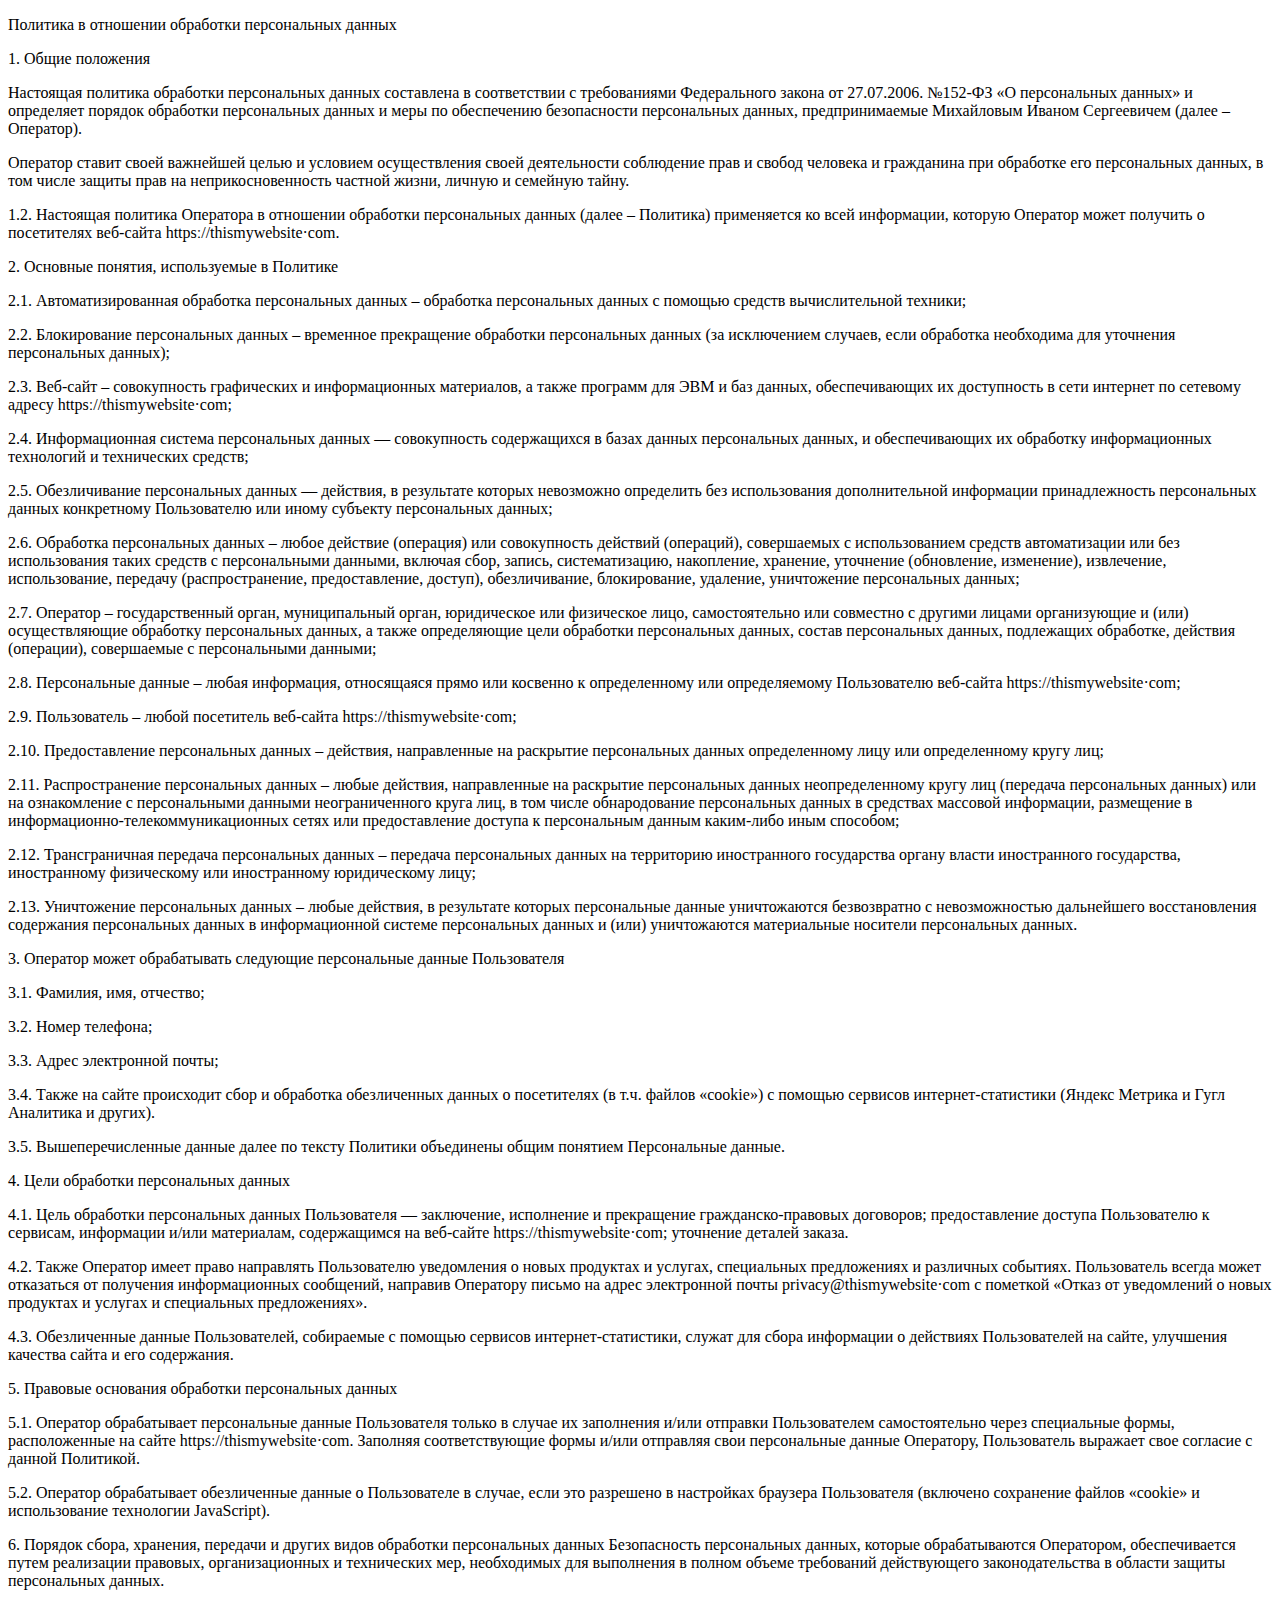
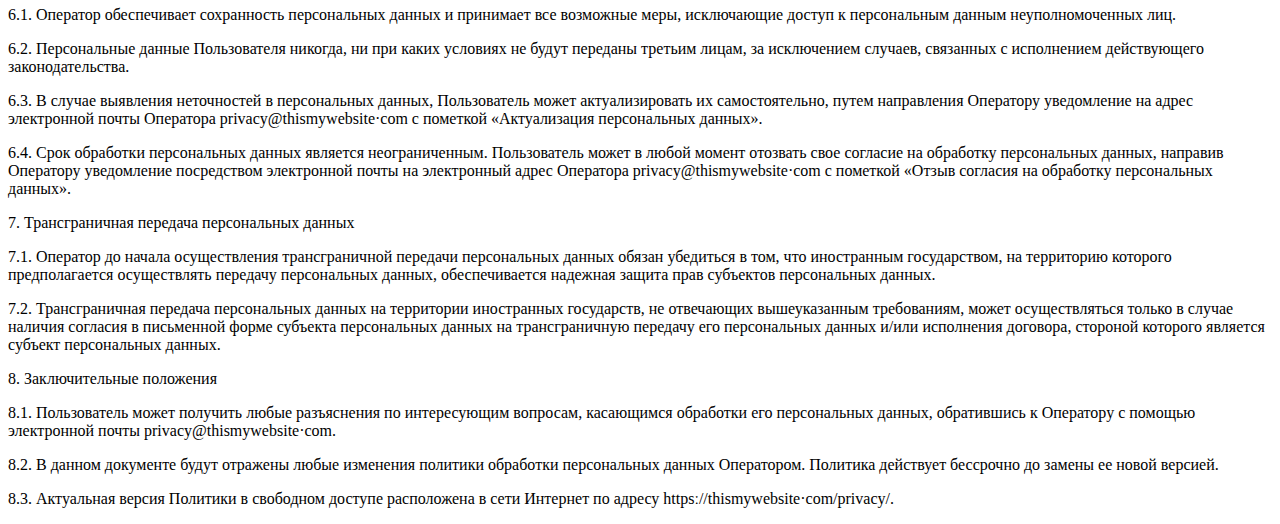
<file: policy.html>
<!DOCTYPE html><html lang="en"><head><meta charset="UTF-8"><meta name="viewport" content="width=device-width,initial-scale=1"><title>Policy</title></head><body><p>Политика в отношении обработки персональных данных</p><p>1. Общие положения</p><p>Настоящая политика обработки персональных данных составлена в соответствии с требованиями Федерального закона от 27.07.2006. №152-ФЗ «О персональных данных» и определяет порядок обработки персональных данных и меры по обеспечению безопасности персональных данных, предпринимаемые Михайловым Иваном Сергеевичем (далее – Оператор).</p><p>Оператор ставит своей важнейшей целью и условием осуществления своей деятельности соблюдение прав и свобод человека и гражданина при обработке его персональных данных, в том числе защиты прав на неприкосновенность частной жизни, личную и семейную тайну.</p><p>1.2. Настоящая политика Оператора в отношении обработки персональных данных (далее – Политика) применяется ко всей информации, которую Оператор может получить о посетителях веб-сайта httpsː//thismywebsite·com.</p><p>2. Основные понятия, используемые в Политике</p><p>2.1. Автоматизированная обработка персональных данных – обработка персональных данных с помощью средств вычислительной техники;</p><p>2.2. Блокирование персональных данных – временное прекращение обработки персональных данных (за исключением случаев, если обработка необходима для уточнения персональных данных);</p><p>2.3. Веб-сайт – совокупность графических и информационных материалов, а также программ для ЭВМ и баз данных, обеспечивающих их доступность в сети интернет по сетевому адресу httpsː//thismywebsite·com;</p><p>2.4. Информационная система персональных данных — совокупность содержащихся в базах данных персональных данных, и обеспечивающих их обработку информационных технологий и технических средств;</p><p>2.5. Обезличивание персональных данных — действия, в результате которых невозможно определить без использования дополнительной информации принадлежность персональных данных конкретному Пользователю или иному субъекту персональных данных;</p><p>2.6. Обработка персональных данных – любое действие (операция) или совокупность действий (операций), совершаемых с использованием средств автоматизации или без использования таких средств с персональными данными, включая сбор, запись, систематизацию, накопление, хранение, уточнение (обновление, изменение), извлечение, использование, передачу (распространение, предоставление, доступ), обезличивание, блокирование, удаление, уничтожение персональных данных;</p><p>2.7. Оператор – государственный орган, муниципальный орган, юридическое или физическое лицо, самостоятельно или совместно с другими лицами организующие и (или) осуществляющие обработку персональных данных, а также определяющие цели обработки персональных данных, состав персональных данных, подлежащих обработке, действия (операции), совершаемые с персональными данными;</p><p>2.8. Персональные данные – любая информация, относящаяся прямо или косвенно к определенному или определяемому Пользователю веб-сайта httpsː//thismywebsite·com;</p><p>2.9. Пользователь – любой посетитель веб-сайта httpsː//thismywebsite·com;</p><p>2.10. Предоставление персональных данных – действия, направленные на раскрытие персональных данных определенному лицу или определенному кругу лиц;</p><p>2.11. Распространение персональных данных – любые действия, направленные на раскрытие персональных данных неопределенному кругу лиц (передача персональных данных) или на ознакомление с персональными данными неограниченного круга лиц, в том числе обнародование персональных данных в средствах массовой информации, размещение в информационно-телекоммуникационных сетях или предоставление доступа к персональным данным каким-либо иным способом;</p><p>2.12. Трансграничная передача персональных данных – передача персональных данных на территорию иностранного государства органу власти иностранного государства, иностранному физическому или иностранному юридическому лицу;</p><p>2.13. Уничтожение персональных данных – любые действия, в результате которых персональные данные уничтожаются безвозвратно с невозможностью дальнейшего восстановления содержания персональных данных в информационной системе персональных данных и (или) уничтожаются материальные носители персональных данных.</p><p>3. Оператор может обрабатывать следующие персональные данные Пользователя</p><p>3.1. Фамилия, имя, отчество;</p><p>3.2. Номер телефона;</p><p>3.3. Адрес электронной почты;</p><p>3.4. Также на сайте происходит сбор и обработка обезличенных данных о посетителях (в т.ч. файлов «cookie») с помощью сервисов интернет-статистики (Яндекс Метрика и Гугл Аналитика и других).</p><p>3.5. Вышеперечисленные данные далее по тексту Политики объединены общим понятием Персональные данные.</p><p>4. Цели обработки персональных данных</p><p>4.1. Цель обработки персональных данных Пользователя — заключение, исполнение и прекращение гражданско-правовых договоров; предоставление доступа Пользователю к сервисам, информации и/или материалам, содержащимся на веб-сайте httpsː//thismywebsite·com; уточнение деталей заказа.</p><p>4.2. Также Оператор имеет право направлять Пользователю уведомления о новых продуктах и услугах, специальных предложениях и различных событиях. Пользователь всегда может отказаться от получения информационных сообщений, направив Оператору письмо на адрес электронной почты privacy@thismywebsite·com с пометкой «Отказ от уведомлений о новых продуктах и услугах и специальных предложениях».</p><p>4.3. Обезличенные данные Пользователей, собираемые с помощью сервисов интернет-статистики, служат для сбора информации о действиях Пользователей на сайте, улучшения качества сайта и его содержания.</p><p>5. Правовые основания обработки персональных данных</p><p>5.1. Оператор обрабатывает персональные данные Пользователя только в случае их заполнения и/или отправки Пользователем самостоятельно через специальные формы, расположенные на сайте httpsː//thismywebsite·com. Заполняя соответствующие формы и/или отправляя свои персональные данные Оператору, Пользователь выражает свое согласие с данной Политикой.</p><p>5.2. Оператор обрабатывает обезличенные данные о Пользователе в случае, если это разрешено в настройках браузера Пользователя (включено сохранение файлов «cookie» и использование технологии JavaScript).</p><p>6. Порядок сбора, хранения, передачи и других видов обработки персональных данных Безопасность персональных данных, которые обрабатываются Оператором, обеспечивается путем реализации правовых, организационных и технических мер, необходимых для выполнения в полном объеме требований действующего законодательства в области защиты персональных данных.</p><p>6.1. Оператор обеспечивает сохранность персональных данных и принимает все возможные меры, исключающие доступ к персональным данным неуполномоченных лиц.</p><p>6.2. Персональные данные Пользователя никогда, ни при каких условиях не будут переданы третьим лицам, за исключением случаев, связанных с исполнением действующего законодательства.</p><p>6.3. В случае выявления неточностей в персональных данных, Пользователь может актуализировать их самостоятельно, путем направления Оператору уведомление на адрес электронной почты Оператора privacy@thismywebsite·com с пометкой «Актуализация персональных данных».</p><p>6.4. Срок обработки персональных данных является неограниченным. Пользователь может в любой момент отозвать свое согласие на обработку персональных данных, направив Оператору уведомление посредством электронной почты на электронный адрес Оператора privacy@thismywebsite·com с пометкой «Отзыв согласия на обработку персональных данных».</p><p>7. Трансграничная передача персональных данных</p><p>7.1. Оператор до начала осуществления трансграничной передачи персональных данных обязан убедиться в том, что иностранным государством, на территорию которого предполагается осуществлять передачу персональных данных, обеспечивается надежная защита прав субъектов персональных данных.</p><p>7.2. Трансграничная передача персональных данных на территории иностранных государств, не отвечающих вышеуказанным требованиям, может осуществляться только в случае наличия согласия в письменной форме субъекта персональных данных на трансграничную передачу его персональных данных и/или исполнения договора, стороной которого является субъект персональных данных.</p><p>8. Заключительные положения</p><p>8.1. Пользователь может получить любые разъяснения по интересующим вопросам, касающимся обработки его персональных данных, обратившись к Оператору с помощью электронной почты privacy@thismywebsite·com.</p><p>8.2. В данном документе будут отражены любые изменения политики обработки персональных данных Оператором. Политика действует бессрочно до замены ее новой версией.</p><p>8.3. Актуальная версия Политики в свободном доступе расположена в сети Интернет по адресу httpsː//thismywebsite·com/privacy/.</p></body></html>
</file>
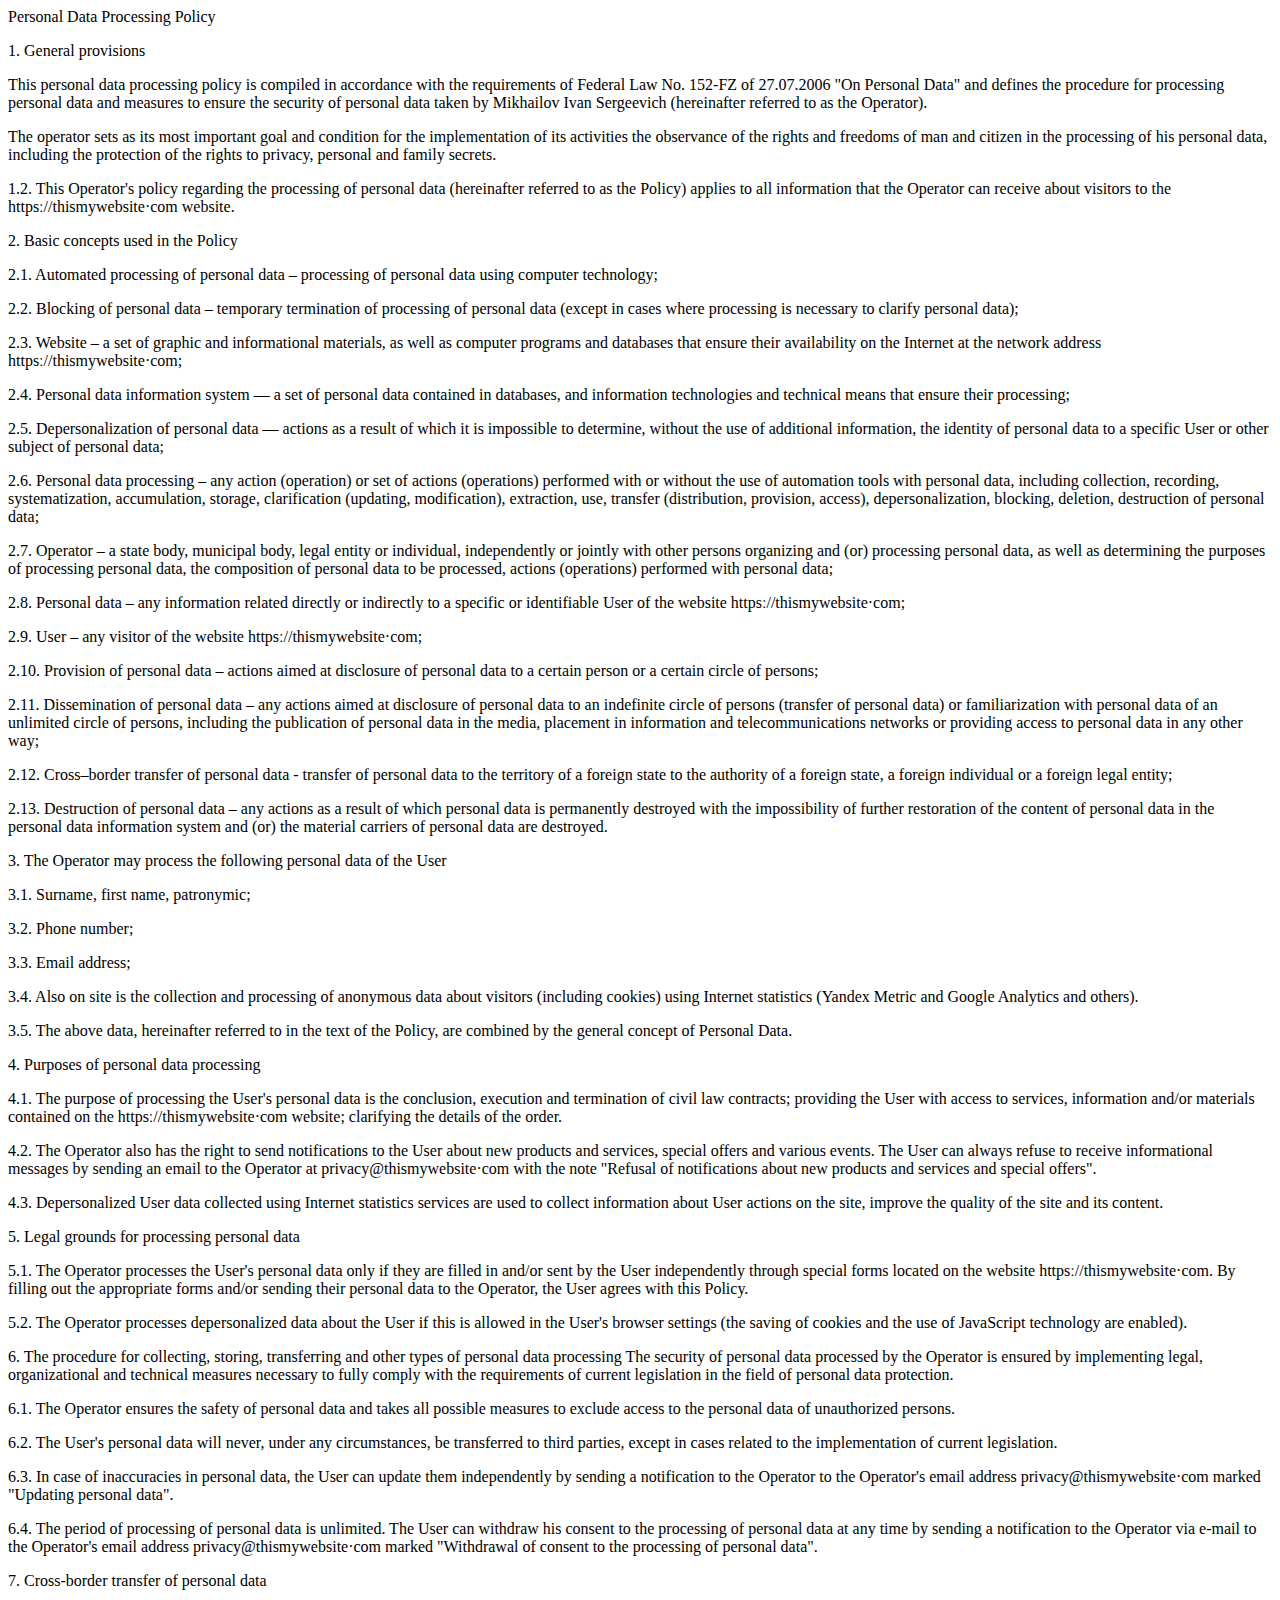
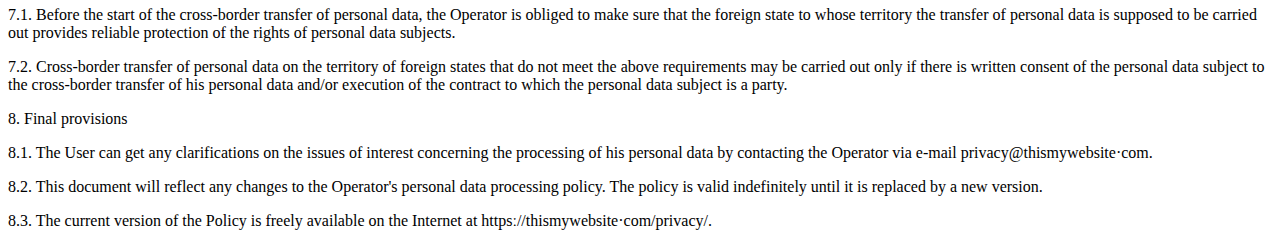
<file: policyEng.html>
<html lang="en"><head><meta charset="UTF-8"><meta name="viewport" content="width=device-width,initial-scale=1"><title>Policy</title></head><body><p>Personal Data Processing Policy</p><p>1. General provisions</p><p>This personal data processing policy is compiled in accordance with the requirements of Federal Law No. 152-FZ of 27.07.2006 "On Personal Data" and defines the procedure for processing personal data and measures to ensure the security of personal data taken by Mikhailov Ivan Sergeevich (hereinafter referred to as the Operator).</p><p>The operator sets as its most important goal and condition for the implementation of its activities the observance of the rights and freedoms of man and citizen in the processing of his personal data, including the protection of the rights to privacy, personal and family secrets.</p><p>1.2. This Operator's policy regarding the processing of personal data (hereinafter referred to as the Policy) applies to all information that the Operator can receive about visitors to the httpsː//thismywebsite·com website.</p><p>2. Basic concepts used in the Policy</p><p>2.1. Automated processing of personal data – processing of personal data using computer technology;</p><p>2.2. Blocking of personal data – temporary termination of processing of personal data (except in cases where processing is necessary to clarify personal data);</p><p>2.3. Website – a set of graphic and informational materials, as well as computer programs and databases that ensure their availability on the Internet at the network address httpsː//thismywebsite·com;</p><p>2.4. Personal data information system — a set of personal data contained in databases, and information technologies and technical means that ensure their processing;</p><p>2.5. Depersonalization of personal data — actions as a result of which it is impossible to determine, without the use of additional information, the identity of personal data to a specific User or other subject of personal data;</p><p>2.6. Personal data processing – any action (operation) or set of actions (operations) performed with or without the use of automation tools with personal data, including collection, recording, systematization, accumulation, storage, clarification (updating, modification), extraction, use, transfer (distribution, provision, access), depersonalization, blocking, deletion, destruction of personal data;</p><p>2.7. Operator – a state body, municipal body, legal entity or individual, independently or jointly with other persons organizing and (or) processing personal data, as well as determining the purposes of processing personal data, the composition of personal data to be processed, actions (operations) performed with personal data;</p><p>2.8. Personal data – any information related directly or indirectly to a specific or identifiable User of the website httpsː//thismywebsite·com;</p><p>2.9. User – any visitor of the website httpsː//thismywebsite·com;</p><p>2.10. Provision of personal data – actions aimed at disclosure of personal data to a certain person or a certain circle of persons;</p><p>2.11. Dissemination of personal data – any actions aimed at disclosure of personal data to an indefinite circle of persons (transfer of personal data) or familiarization with personal data of an unlimited circle of persons, including the publication of personal data in the media, placement in information and telecommunications networks or providing access to personal data in any other way;</p><p>2.12. Cross–border transfer of personal data - transfer of personal data to the territory of a foreign state to the authority of a foreign state, a foreign individual or a foreign legal entity;</p><p>2.13. Destruction of personal data – any actions as a result of which personal data is permanently destroyed with the impossibility of further restoration of the content of personal data in the personal data information system and (or) the material carriers of personal data are destroyed.</p><p>3. The Operator may process the following personal data of the User</p><p>3.1. Surname, first name, patronymic;</p><p>3.2. Phone number;</p><p>3.3. Email address;</p><p>3.4. Also on site is the collection and processing of anonymous data about visitors (including cookies) using Internet statistics (Yandex Metric and Google Analytics and others).</p><p>3.5. The above data, hereinafter referred to in the text of the Policy, are combined by the general concept of Personal Data.</p><p>4. Purposes of personal data processing</p><p>4.1. The purpose of processing the User's personal data is the conclusion, execution and termination of civil law contracts; providing the User with access to services, information and/or materials contained on the httpsː//thismywebsite·com website; clarifying the details of the order.</p><p>4.2. The Operator also has the right to send notifications to the User about new products and services, special offers and various events. The User can always refuse to receive informational messages by sending an email to the Operator at privacy@thismywebsite·com with the note "Refusal of notifications about new products and services and special offers".</p><p>4.3. Depersonalized User data collected using Internet statistics services are used to collect information about User actions on the site, improve the quality of the site and its content.</p><p>5. Legal grounds for processing personal data</p><p>5.1. The Operator processes the User's personal data only if they are filled in and/or sent by the User independently through special forms located on the website httpsː//thismywebsite·com. By filling out the appropriate forms and/or sending their personal data to the Operator, the User agrees with this Policy.</p><p>5.2. The Operator processes depersonalized data about the User if this is allowed in the User's browser settings (the saving of cookies and the use of JavaScript technology are enabled).</p><p>6. The procedure for collecting, storing, transferring and other types of personal data processing The security of personal data processed by the Operator is ensured by implementing legal, organizational and technical measures necessary to fully comply with the requirements of current legislation in the field of personal data protection.</p><p>6.1. The Operator ensures the safety of personal data and takes all possible measures to exclude access to the personal data of unauthorized persons.</p><p>6.2. The User's personal data will never, under any circumstances, be transferred to third parties, except in cases related to the implementation of current legislation.</p><p>6.3. In case of inaccuracies in personal data, the User can update them independently by sending a notification to the Operator to the Operator's email address privacy@thismywebsite·com marked "Updating personal data".</p><p>6.4. The period of processing of personal data is unlimited. The User can withdraw his consent to the processing of personal data at any time by sending a notification to the Operator via e-mail to the Operator's email address privacy@thismywebsite·com marked "Withdrawal of consent to the processing of personal data".</p><p>7. Cross-border transfer of personal data</p><p>7.1. Before the start of the cross-border transfer of personal data, the Operator is obliged to make sure that the foreign state to whose territory the transfer of personal data is supposed to be carried out provides reliable protection of the rights of personal data subjects.</p><p>7.2. Cross-border transfer of personal data on the territory of foreign states that do not meet the above requirements may be carried out only if there is written consent of the personal data subject to the cross-border transfer of his personal data and/or execution of the contract to which the personal data subject is a party.</p><p>8. Final provisions</p><p>8.1. The User can get any clarifications on the issues of interest concerning the processing of his personal data by contacting the Operator via e-mail privacy@thismywebsite·com.</p><p>8.2. This document will reflect any changes to the Operator's personal data processing policy. The policy is valid indefinitely until it is replaced by a new version.</p><p>8.3. The current version of the Policy is freely available on the Internet at httpsː//thismywebsite·com/privacy/.</p></body></html>
</file>
<file: css/style.min.css>
/*!
 * Bootstrap Reboot v4.3.1 (https://getbootstrap.com/)
 * Copyright 2011-2019 The Bootstrap Authors
 * Copyright 2011-2019 Twitter, Inc.
 * Licensed under MIT (https://github.com/twbs/bootstrap/blob/master/LICENSE)
 * Forked from Normalize.css, licensed MIT (https://github.com/necolas/normalize.css/blob/master/LICENSE.md)
 */@import url(https://fonts.googleapis.com/css2?family=Poppins:wght@500;700&display=swap);*,::after,::before{box-sizing:border-box}html{font-family:sans-serif;line-height:1.15;-webkit-text-size-adjust:100%;-webkit-tap-highlight-color:rgba(0,0,0,0)}article,aside,figcaption,figure,footer,header,hgroup,main,nav,section{display:block}body{margin:0;font-family:-apple-system,BlinkMacSystemFont,"Segoe UI",Roboto,"Helvetica Neue",Arial,"Noto Sans",sans-serif,"Apple Color Emoji","Segoe UI Emoji","Segoe UI Symbol","Noto Color Emoji";font-size:1rem;font-weight:400;line-height:1.5;color:#212529;text-align:left;background-color:#fff}[tabindex="-1"]:focus{outline:0!important}hr{box-sizing:content-box;height:0;overflow:visible}h1,h2,h3,h4,h5,h6{margin-top:0;margin-bottom:.5rem}p{margin-top:0;margin-bottom:1rem}abbr[data-original-title],abbr[title]{text-decoration:underline;-webkit-text-decoration:underline dotted;text-decoration:underline dotted;cursor:help;border-bottom:0;-webkit-text-decoration-skip-ink:none;text-decoration-skip-ink:none}address{margin-bottom:1rem;font-style:normal;line-height:inherit}dl,ol,ul{margin-top:0;margin-bottom:1rem}ol ol,ol ul,ul ol,ul ul{margin-bottom:0}dt{font-weight:700}dd{margin-bottom:.5rem;margin-left:0}blockquote{margin:0 0 1rem}b,strong{font-weight:bolder}small{font-size:80%}sub,sup{position:relative;font-size:75%;line-height:0;vertical-align:baseline}sub{bottom:-.25em}sup{top:-.5em}a{color:#007bff;text-decoration:none;background-color:rgba(0,0,0,0)}a:hover{color:#0056b3;text-decoration:underline}a:not([href]):not([tabindex]){color:inherit;text-decoration:none}a:not([href]):not([tabindex]):focus,a:not([href]):not([tabindex]):hover{color:inherit;text-decoration:none}a:not([href]):not([tabindex]):focus{outline:0}code,kbd,pre,samp{font-family:SFMono-Regular,Menlo,Monaco,Consolas,"Liberation Mono","Courier New",monospace;font-size:1em}pre{margin-top:0;margin-bottom:1rem;overflow:auto}figure{margin:0 0 1rem}img{vertical-align:middle;border-style:none}svg{overflow:hidden;vertical-align:middle}table{border-collapse:collapse}caption{padding-top:.75rem;padding-bottom:.75rem;color:#6c757d;text-align:left;caption-side:bottom}th{text-align:inherit}label{display:inline-block;margin-bottom:.5rem}button{border-radius:0}button:focus{outline:1px dotted;outline:5px auto -webkit-focus-ring-color}button,input,optgroup,select,textarea{margin:0;font-family:inherit;font-size:inherit;line-height:inherit}button,input{overflow:visible}button,select{text-transform:none}select{word-wrap:normal}[type=button],[type=reset],[type=submit],button{-webkit-appearance:button}[type=button]:not(:disabled),[type=reset]:not(:disabled),[type=submit]:not(:disabled),button:not(:disabled){cursor:pointer}[type=button]::-moz-focus-inner,[type=reset]::-moz-focus-inner,[type=submit]::-moz-focus-inner,button::-moz-focus-inner{padding:0;border-style:none}input[type=checkbox],input[type=radio]{box-sizing:border-box;padding:0}input[type=date],input[type=datetime-local],input[type=month],input[type=time]{-webkit-appearance:listbox}textarea{overflow:auto;resize:vertical}fieldset{min-width:0;padding:0;margin:0;border:0}legend{display:block;width:100%;max-width:100%;padding:0;margin-bottom:.5rem;font-size:1.5rem;line-height:inherit;color:inherit;white-space:normal}progress{vertical-align:baseline}[type=number]::-webkit-inner-spin-button,[type=number]::-webkit-outer-spin-button{height:auto}[type=search]{outline-offset:-2px;-webkit-appearance:none}[type=search]::-webkit-search-decoration{-webkit-appearance:none}::-webkit-file-upload-button{font:inherit;-webkit-appearance:button}output{display:inline-block}summary{display:list-item;cursor:pointer}template{display:none}[hidden]{display:none!important}*{font-family:Poppins,sans-serif;margin:0;padding:0}.container{width:1140px;margin:0 auto}body{background-color:#feffff}.divider{width:60px;height:3px;background-color:#9ddcef;margin:25px auto 0 auto}p{margin:0}.language{position:fixed;top:40px;left:40px;z-index:11;width:160px;height:40px;font-size:15px;line-height:1}.language__container--left,.language__container--right{position:relative;float:left;width:80px;height:40px;padding:5px}.language__label{position:absolute;top:0;left:0;width:80px;height:40px;border:1px solid #9ddcef;padding:11px 10px 5px 0;background-color:#feffff;background-repeat:no-repeat;background-position:10px 9px;font-weight:700;background-size:18px;text-align:right;text-transform:uppercase}.language__container--left .language__label{border-radius:4px 0 0 4px}.language__container--right .language__label{border-left:0;border-radius:0 6px 6px 0}.language__control:focus+.language__label,.language__control:hover+.language__label{background-color:#9ddcef}.language__control:checked+.language__label{background-color:#ddd}.language__control:checked:focus+.language__label,.language__control:focus+.language__label{z-index:2;outline:1px solid #85bffd;box-shadow:0 0 5px #85bffd}.language__container--fr .language__label{background-image:url(../img/works/ru.png)}.language__container--en .language__label{background-image:url(../img/works/en.png)}.overlay{display:none;position:fixed;width:100%;height:100%;top:0;background-color:rgba(0,0,0,.56)}.modal{position:absolute;top:50%;left:50%;transform:translate(-50%,-50%);width:380px;min-height:400px;background-color:#f2f2f2;padding:38px 40px 40px 40px}.modal__close{position:absolute;top:0;right:-40px;font-size:41px;line-height:21px;color:#9ddcef;cursor:pointer}.modal__subtitle{color:#0d0d0d;font-size:18px;font-weight:700;text-align:center}.modal__descr{color:#0d0d0d;font-size:14px;font-weight:500;text-align:center}.modal_mini{min-height:140px}.modal .error{border:1px solid red}.modal label.error{border:none;text-align:center;margin-bottom:15px}#thanks{display:none}@keyframes scaleTo{from{transform:scale(1)}50%{transform:scale(1.2)}to{transform:scale(1.6)}}.promo{min-height:100vh;position:relative;background:url(../img/table.jpg) no-repeat 20%/cover;padding-top:205px}.promo__title{width:535px;margin-top:10px}.promo__btns{display:flex;margin-top:25px;align-items:center;justify-content:space-between;width:300px}.promo__subtitle{position:relative;padding-left:10px;z-index:1}.promo__subtitle:before{content:"";position:absolute;width:36px;height:36px;border-radius:100%;background:#9ddcef;z-index:-1;top:-25%;left:0}.promo__link{color:#000;font-weight:700}.promo__link:hover{color:#000;text-decoration:none}.title{font-weight:700;font-size:36px;line-height:60px}.title_fz14{font-size:14px;line-height:21px}.title_fz16{font-size:16px;line-height:24px}.title_fz20{font-size:20px;line-height:24px}.title_fz24{font-size:24px;line-height:24px}.title_fz20{font-style:20px;line-height:30px}.title_fz36{font-size:36px}.title_fz48{font-size:48px}.title__section-title{position:relative;text-align:center}.title__section-title:before{content:"";position:absolute;width:36px;height:36px;border-radius:100%;background:#9ddcef;z-index:-1;top:-25%;left:0}.title__section-title:before{top:-6px;left:50%;transform:translateX(-50%)}.title__section-subtitle{text-align:center}.btn{height:45px;background:#9ddcef;border-radius:5px;box-shadow:0 4px 4px rgba(0,0,0,.15);padding:12px 25px}.btn_clear{height:45px;background:rgba(0,0,0,0);padding:12px 25px}.sidepanel{position:fixed;top:230px;left:50px;display:flex;align-items:center;flex-direction:column;justify-content:space-between;height:340px;z-index:2}.sidepanel__divider{width:1px;height:70px;background-color:#000}.sidepanel__link:hover svg path{fill:#9ddcef;transform:scale(.8)}.sidepanel__text{height:120px;width:25px}.sidepanel__text span{display:block;font-size:18px;transform:rotate(-90deg) translate(-35%,-240%);width:150px}.hamburger{position:absolute;top:40px;right:40px;height:21px;display:flex;flex-direction:column;justify-content:space-between;align-items:flex-end;cursor:pointer}.hamburger span{display:block;width:40px;height:4px;background:#151812}.hamburger span.long{width:50px}.menu{position:fixed;top:0;width:100%;height:100vh;z-index:12;visibility:hidden;opacity:0;transition:all .6s}.menu.active{left:0;visibility:visible;opacity:1}.menu__block{position:relative;width:345px;background-color:#9ddcef;height:100%;padding-top:140px;padding-left:40px;transition:all .6s;z-index:10}.menu__close{position:absolute;top:25px;right:25px;cursor:pointer}.menu__list{list-style-type:none;text-transform:uppercase;padding-left:35px}.menu__link{position:relative;font-weight:700;font-style:24px;line-height:36px;margin-bottom:15px;transition:all .6s}.menu__link::before{content:"";position:absolute;left:-35px;top:10px;width:15px;height:15px;border-radius:100%;border:1px solid #000}.menu__link:hover:before{background-color:#000}.menu__link a{color:#000;text-decoration:none}.menu__social{position:absolute;bottom:50px;width:100px;left:50%;transform:translateX(-50%);display:flex;justify-content:space-between;align-items:center}.menu__icon:hover svg path{fill:#fff;transform:scale(.8)}.menu__overlay{position:fixed;top:0;left:0;width:100%;height:100%;background-color:#fff;opacity:.75}.about{padding-top:120px}.about__wrapper{display:grid;grid-template-columns:400px 670px;grid-template-rows:minmax(245px,auto) minmax(255px,auto);grid-auto-rows:minmax(245px,auto);-moz-column-gap:70px;column-gap:70px;row-gap:40px}.about__photo{grid-row:1/3}.about__photo img{width:100%;height:100%;-o-object-fit:cover;object-fit:cover}.about__text{padding-top:10px}.about__descr{padding-top:6px}.about__descr .divider{margin:0}.about__title{position:relative;padding:1px 0 0 12px}.about__title:before{content:"";position:absolute;width:36px;height:36px;border-radius:100%;background:#9ddcef;z-index:-1;top:-25%;left:0}.about__skills{display:grid;grid-template:repeat(2,minmax(115px,auto))/repeat(2,260px);grid-auto-rows:1fr;-moz-column-gap:50px;column-gap:50px;row-gap:20px}.about__skills-item{display:grid;grid-template-columns:40px 200px;-moz-column-gap:20px;column-gap:20px}.about__skills-circle{position:relative;padding:15px 0 0 15px}.about__skills-circle:before{content:"";position:absolute;width:36px;height:36px;border-radius:100%;background:#9ddcef;z-index:-1;top:-25%;left:0}.about__skills-circle:before{top:0}.about__skills-text{margin-top:6px;font-style:12px;line-height:18px}.resume{padding-top:120px}.resume__overview{color:#fff}.resume__wrapper{padding:25px 65px 0 65px;display:grid;grid-template-columns:repeat(2,425px);-moz-column-gap:135px;column-gap:135px}.resume__column-title{position:relative;padding-left:35px}.resume__column-title:before{content:"";position:absolute;width:15px;height:15px;background:#9ddcef;border-radius:100%;left:-7px;top:50%;transform:translateY(-50%)}.resume__column ul{list-style-type:none}.resume__column ul li{position:relative}.resume__column ul li:after{content:"";width:1px;height:calc(100% + 16px);position:absolute;top:-16px;left:0;background-color:#000}.resume__item{position:relative}.resume__item:before{content:"";height:1px;width:45px;position:absolute;top:68px;background-color:#000}.resume__item-head{position:relative;padding:45px 0 0 100px}.resume__item-head h4{margin-bottom:0}.resume__item-body{padding-left:43px;margin-top:12px;white-space:pre-wrap}.resume__item-icon{position:absolute;top:50px;left:45px}.resume__item-icon:before{content:"";position:absolute;width:36px;height:36px;border-radius:100%;background:#9ddcef;z-index:-1;top:-25%;left:0}.resume__item-icon img{position:absolute;left:17px;top:14px}.resume__item-location{font-size:12px;line-height:18px;margin-top:5px}.resume__item-body{font-size:12px;line-height:18px}.resume_subtitle_tasks_back{display:block;margin-top:5px;font-weight:700}.resume_subtitle_tasks_front{display:block;margin-top:5px;font-weight:700}.resume_subtitle_technology{display:block;margin-top:5px;font-weight:700}.resume_subtitle_tasks{display:block;margin-top:5px;font-weight:700}.skills{position:relative;padding-top:20px}.skills_paddingTop{padding-top:120px}.skills__items{padding:20px 10px;display:grid;grid-template:repeat(1,minmax(167px,auto))/270px 270px 270px 270px;grid-auto-rows:minmax(270px,auto);gap:13px}.skills_img{height:65px;max-width:auto}.skills__metrix{padding:30px 30px 25px 30px;transition:all .6s;display:flex;flex-flow:column nowrap;align-items:flex-end}.skills__metrix-chart{display:flex;height:100%;flex-flow:column nowrap;justify-content:space-between;align-items:flex-end}.skills__item{position:relative;border:1px solid;box-shadow:4px 4px 8px 0 rgba(34,60,80,.2);border-radius:9px;padding:30px 30px 25px 30px;max-height:200px;transition:all .6s ease}.skills__item-chart-preintermediate{background:linear-gradient(0deg,#ff9500 0,#fff 25%,rgba(0,0,0,0) 100%)}.skills__item-chart-intermediate{background:linear-gradient(0deg,#ff9500 0,#fff 50%,rgba(0,0,0,0) 100%)}.skills__item-chart-advanced{background:linear-gradient(0deg,#ff9500 0,#fff 80%,rgba(0,0,0,0) 100%)}.skills__item-chart-preadvanced{background:linear-gradient(0deg,#ff9500 0,#fff 68%,rgba(0,0,0,0) 100%)}.skills__item-img{display:flex;align-items:center;justify-content:start;min-height:65px}.skills__item h3{margin-left:20px;margin-bottom:0}.skills__item p{margin-top:15px;margin-bottom:0;font-size:12px;line-height:18px}.skills__item:hover{transform:scale(1.04)}.skills__img-wrapper{display:flex;flex-direction:row}.skills__img-wrapper :nth-child(n+2){margin-left:10px}.skills__ratings{margin-top:120px;display:grid;grid-template:repeat(2,minmax(70px,auto))/repeat(3,350px);-moz-column-gap:45px;column-gap:45px;row-gap:35px}.skills__ratings-item{display:grid;grid-template:minmax(21px,auto) 14px/200px 35px;justify-content:space-between;align-content:space-between}.skills__ratings-title{position:relative;padding:2px 0 0 13px}.skills__ratings-title:before{content:"";position:absolute;width:36px;height:36px;border-radius:100%;background:#9ddcef;z-index:-1;top:-25%;left:0}.skills__ratings-counter{font-size:14px;line-height:21px}.skills__ratings-line{width:350px;height:14px;background-color:#e8e4de;border-radius:4px;grid-column:1/3}.skills__ratings-line span{display:block;height:100%;background-color:#9ddcef;border-radius:4px}.chip{position:absolute;display:flex;justify-content:center;align-items:center;top:3px;right:3px;min-width:48px;min-height:30px;border-radius:9px}.chip_elementary{background-color:#ff5252}.chip_intermediate{background-color:#fff152}.chip_upper-Intermediate{background-color:#4df096}.chip_advanced{background-color:#49e349;color:#fff}.portfolio{padding-top:100px}.portfolio__wrapper{margin-top:60px;display:grid;grid-template:repeat(2,280px)/repeat(4,280px)/repeat(2,280px)/repeat(4,280px);grid-auto-rows:280px;gap:5px}.portfolio__wrapper .vertical{grid-row:2/2;grid-column:4/4}.portfolio__wrapper .horizonal{grid-column:2/4}.portfolio__item{transition:all .6s;border-radius:9px;box-shadow:4px 4px 8px 0 rgba(34,60,80,.2);width:100%}.portfolio__item img{width:100%;height:100%;border-radius:9px;-o-object-fit:cover;object-fit:cover}.portfolio__item:hover{transform:scale(1.04)}.price{padding-top:60px}.price__wrapper{margin-top:60px;padding:0 60px;display:grid;grid-template:repeat(3,minmax(45px,auto))/repeat(2,365px);grid-auto-rows:minmax(45px,auto);row-gap:15px;justify-content:space-between}.price__item{position:relative;display:grid;grid-template:repeat(2,minmax(21px,auto))/repeat(2,auto);row-gap:5px;padding-left:25px}.price__item:before{content:"";width:15px;height:15px;background-color:#9ddcef;border-radius:100%;position:absolute;top:5px}.price__count,.price__type{font-weight:700;font-size:14px;line-height:21px}.price__count{justify-self:end}.price__descr{grid-column:1/3;font-size:12px;line-height:18px}.contacts{padding:120px 0 90px 0}.contacts__wrapper{padding:0 35px 0 52px;display:grid;grid-template-columns:400px 585px;justify-content:space-between}.contacts__photo img{width:100%}.contacts__descr{padding-top:6px}.contacts__descr .divider{margin:0}.contacts__title{position:relative;padding:1px 0 0 12px}.contacts__title:before{content:"";position:absolute;width:36px;height:36px;border-radius:100%;background:#9ddcef;z-index:-1;top:-25%;left:0}.contacts__social,.contacts__text{margin-top:20px}.contacts__link{margin-right:20px}.contacts__link img{max-width:30px;max-height:30px}.contacts__link:hover svg path{fill:#9ddcef;transform:scale(1.1)}.contacts__form{margin-top:30px;display:grid;grid-template:45px 190px 45px/repeat(2,280px);justify-content:space-between;row-gap:27px}.contacts__form label{display:block;position:absolute;top:-9px;left:12px;height:18px;padding:0 8px;background-color:#fff;font-size:12px;margin-bottom:0}.contacts__triggers{grid-column:1/3;display:grid;grid-template-columns:repeat(2,auto);-moz-column-gap:35px;column-gap:35px}.contacts__policy{font-size:12px;line-height:14px;display:flex;align-items:center}.contacts__policy input{margin-right:10px}.contacts__input{position:relative}.contacts__input input{width:100%;height:100%;padding:0 20px;font-size:12px;border-radius:9px;border:1px solid}.contacts__textarea{position:relative;grid-column:1/3}.contacts__textarea textarea{width:100%;height:100%;resize:none;padding:20px;font-size:12px;border-radius:9px;border:1px solid}.contacts__btn{border-radius:9px;border:none;font-weight:700;font-size:14px;line-height:21px}@media(max-width:1439px){.sidepanel{display:none}}@media(max-width:1200px){.container{max-width:960px}.about .promo{background:url(../img/table.jpg) no-repeat 75%/cover}.about__wrapper{grid-template-columns:400px 520px;-moz-column-gap:40px;column-gap:40px}.about__skills{-moz-column-gap:20px;column-gap:20px;grid-template:repeat(2,minmax(115px,auto))/repeat(2,250px)}.about__skills-item{grid-template-columns:40px 195px;-moz-column-gap:15px;column-gap:15px}.resume__wrapper{padding:40px 20px 0 20px;-moz-column-gap:80px;column-gap:80px}.skills__items{grid-template-columns:repeat(auto-fit,270px);justify-content:space-between}.skills__ratings{grid-template-columns:repeat(auto-fit,350px);grid-auto-rows:minmax(70px,auto);justify-content:space-between;padding:0 30px}.portfolio__wrapper{grid-template-columns:repeat(auto-fit,280px);grid-auto-rows:280px;justify-content:space-around;row-gap:35px}.portfolio__wrapper .horizonal,.portfolio__wrapper .vertical{grid-row:unset;grid-column:unset}.contacts__wrapper{padding:0;grid-template-columns:400px 520px}.contacts__form{grid-template:45px 190px 45px/repeat(2,250px)}}@media(max-width:992px){.container{max-width:720px}.title_fz36{font-size:30px;line-height:42px;margin-top:26px}.promo{background:url(../img/table.jpg) no-repeat 75%/cover}.divider{margin:15px auto 0 auto}.about__wrapper{grid-template-columns:300px 380px}.about__skills{grid-template-columns:380px;grid-auto-rows:minmax(115px,auto)}.about__skills-item{grid-template-columns:40px 320px;-moz-column-gap:20px;column-gap:20px}.resume__wrapper{-moz-column-gap:60px;column-gap:60px;grid-template-columns:repeat(2,320px)}.skills__items{padding:0 20px}.skills__ratings{grid-template-columns:repeat(auto-fit,320px);justify-content:space-between;padding:0;-moz-column-gap:0;column-gap:0}.skills__ratings-line{width:100%}.price__wrapper{grid-template-columns:repeat(auto-fit,350px);padding:0}.contacts__wrapper{grid-template-columns:300px 400px}.contacts__form{grid-template:45px 190px 45px/repeat(2,195px)}.contacts__btn{padding:8px 25px;line-height:16px}}@media(max-width:768px){.container{max-width:540px}.title_fz48{font-size:28px}.promo{background:url(../img/table.jpg) no-repeat 75%/cover}.promo__title{line-height:39px;width:300px}.about{padding-top:40px}.about__wrapper{grid-template:400px auto auto/1fr}.about__photo{grid-row:unset}.about__skills{grid-template-columns:repeat(2,260px)}.about__skills-item{grid-template-columns:40px 200px;-moz-column-gap:20px;column-gap:20px}.resume{padding-top:40px}.resume__wrapper{grid-template-columns:1fr;-moz-column-gap:60px;column-gap:60px;row-gap:40px}.skills{padding-top:40px}.skills__items{padding:0;justify-content:center;gap:20px}.skills__ratings{grid-template-columns:repeat(auto-fit,320px);grid-auto-rows:minmax(70px,auto);justify-content:center;margin-top:40px}.skills__ratings-line{width:100%}.portfolio{padding-top:40px}.price{padding-top:40px}.price__wrapper{margin-top:20px;justify-content:center}.contacts{padding-top:40px}.contacts__photo{display:none}.contacts__wrapper{grid-template-columns:1fr}.contacts__form{grid-template:45px 190px 45px/repeat(2,250px)}}@media(max-width:576px){.container{width:100%;padding:0 10px}.title_fz48{font-size:26px}.title_fz36{font-size:24px;line-height:36px}.hamburger{right:20px}.menu__block{width:250px;padding-left:20px}.promo{background:url(../img/table.jpg) no-repeat 75%/cover}.promo__btns{margin-top:30px}.about__wrapper{grid-template:340px auto auto/1fr}.about__skills{grid-template-columns:1fr}.about__skills-item{display:grid;grid-template-columns:40px auto;-moz-column-gap:20px;column-gap:20px}.resume__wrapper{padding:40px 5px 0 5px}.skills__items{margin-top:20px}.skills__ratings{grid-template-columns:repeat(auto-fit,300px)}.price__wrapper{grid-template-columns:repeat(auto-fit,295px)}.contacts{padding-bottom:50px}.contacts__form{grid-template:45px 45px 190px minmax(45px,auto)/1fr}.contacts__textarea{grid-column:unset;width:100%}.contacts__triggers{grid-column:unset;grid-template-columns:1fr;-moz-column-gap:unset;column-gap:unset;row-gap:20px}.contacts__btn{order:2;max-width:220px;margin:0 auto}.contacts__policy{width:180px;margin:0 auto;line-height:18px}}
</file>
